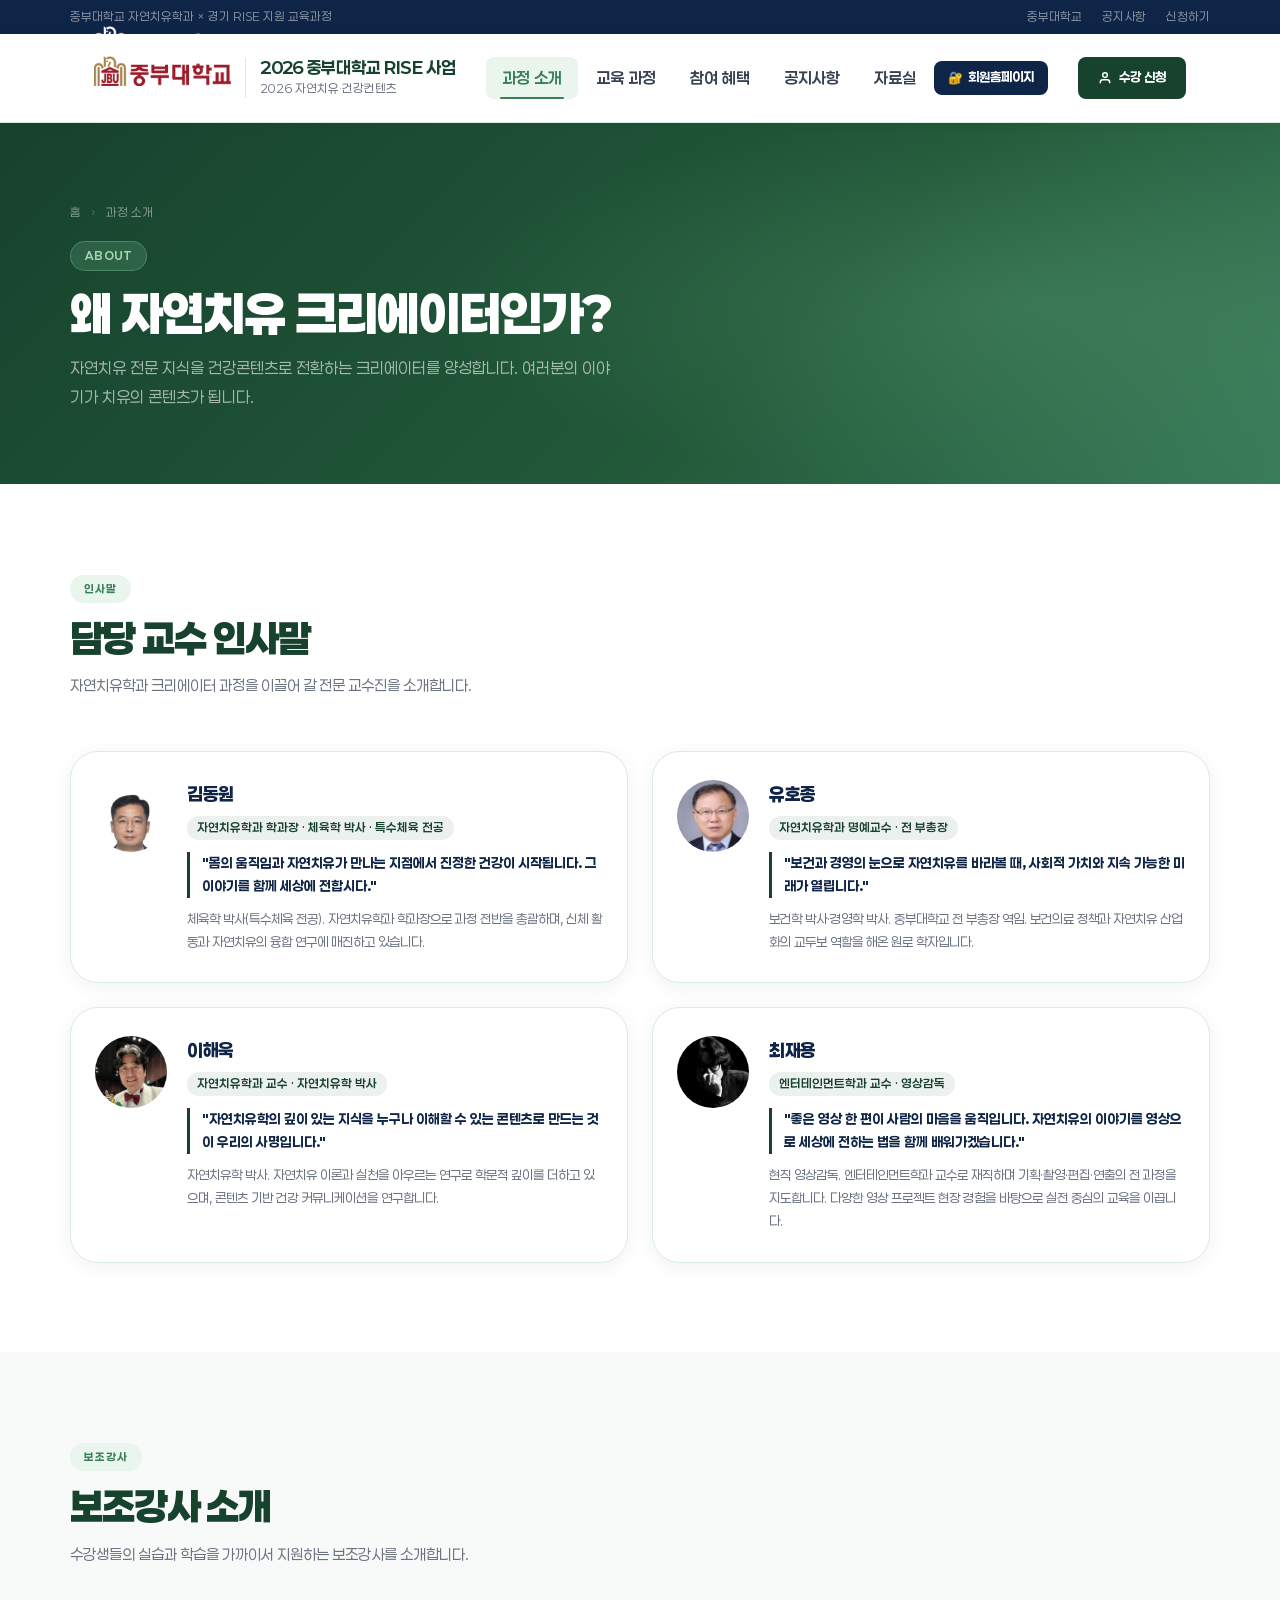
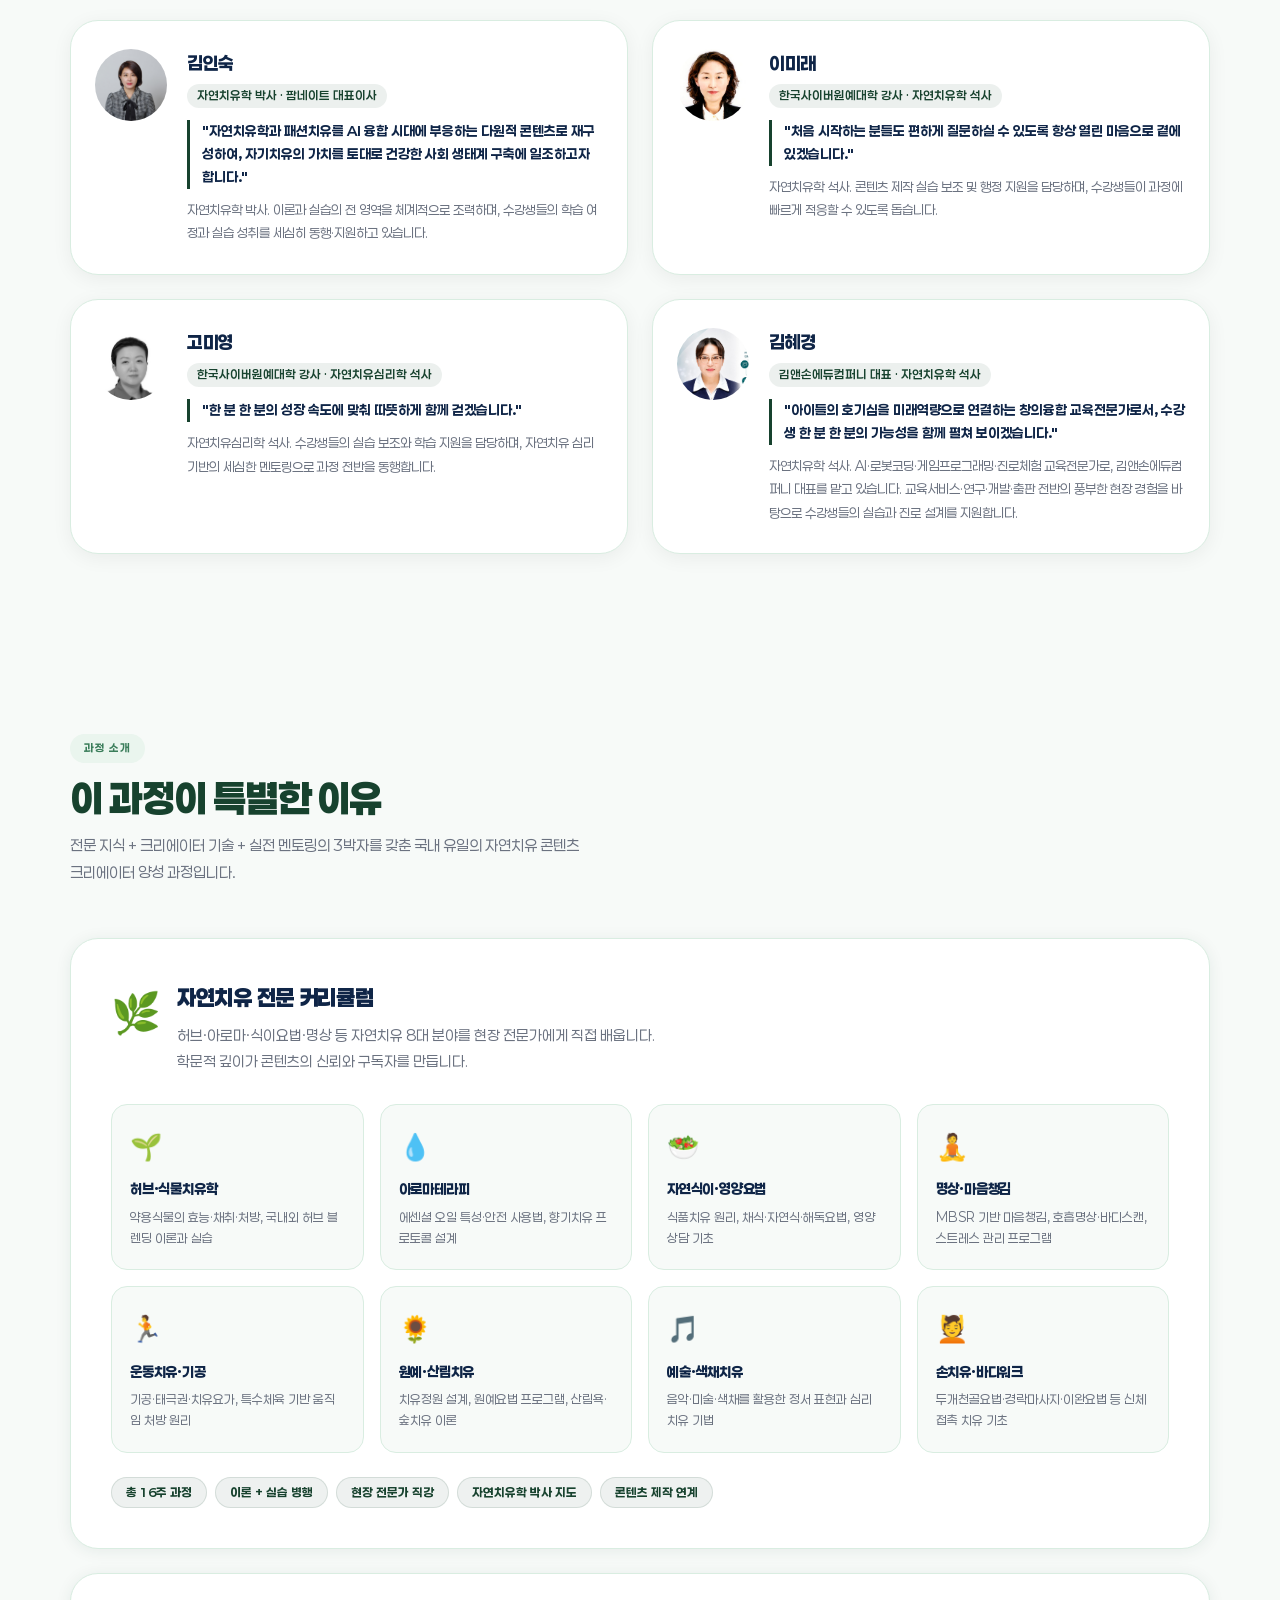
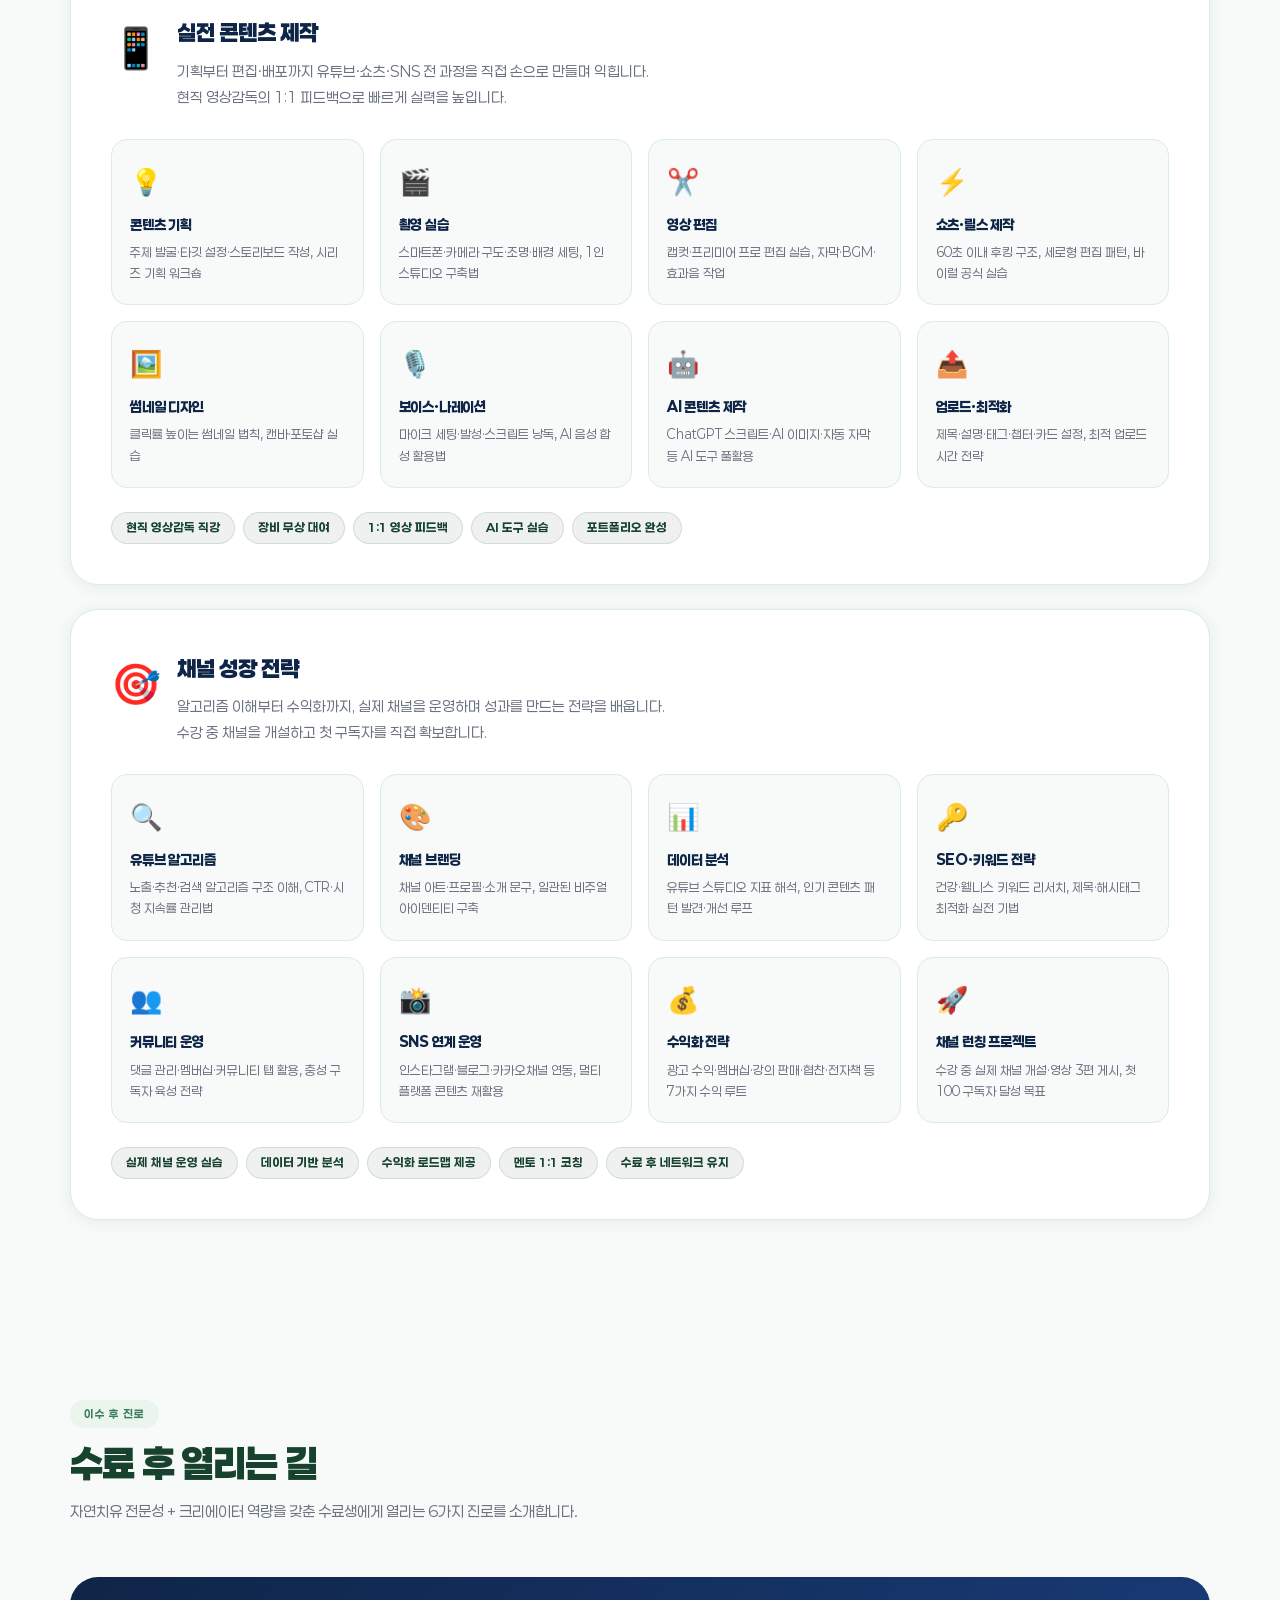
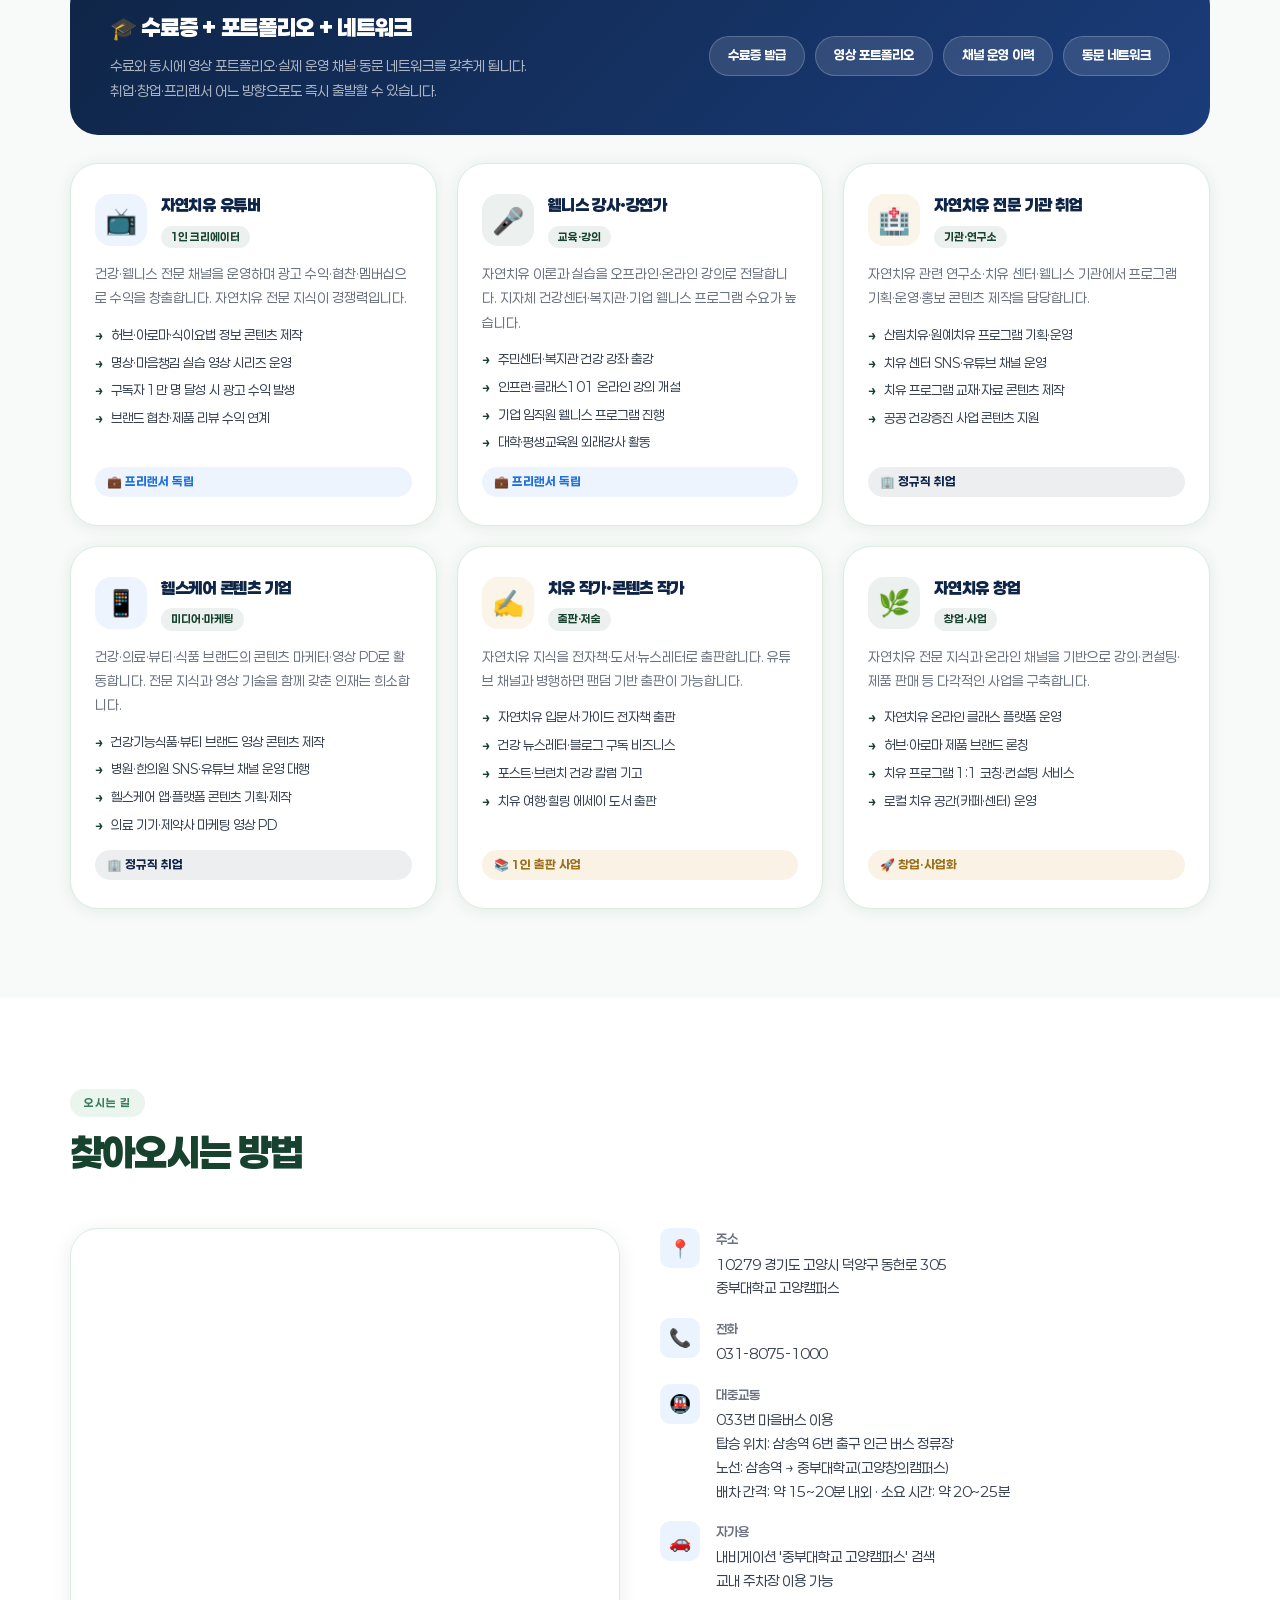
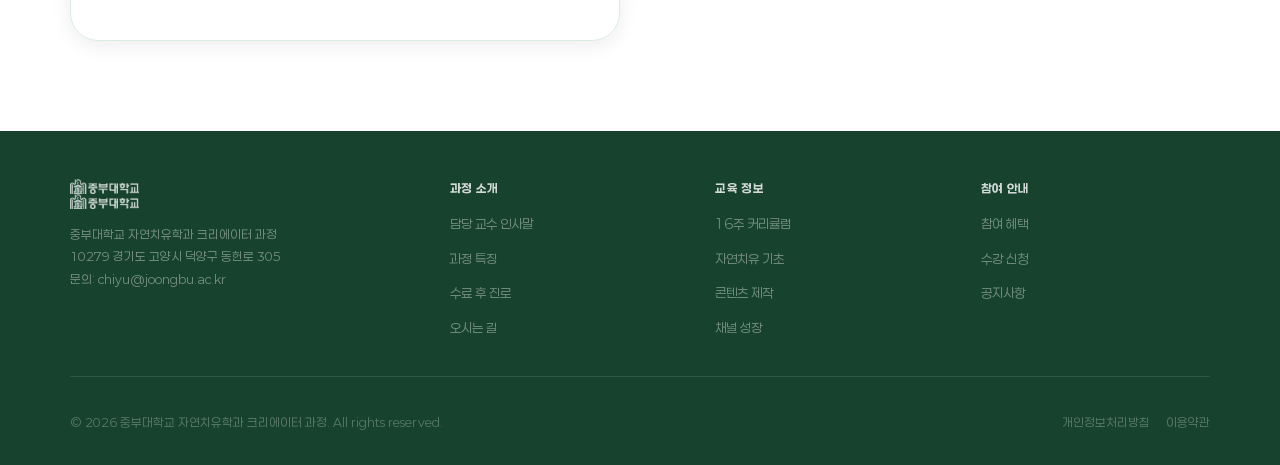
<file: about.html>
<!DOCTYPE html>
<html lang="ko">
<head>
  <meta charset="UTF-8">
  <meta name="viewport" content="width=device-width, initial-scale=1.0">
  <title>과정 소개 — 자연치유학과 크리에이터 과정</title>
  <link rel="stylesheet" href="styles.css">
  <style>
    .greeting { padding: var(--section-gap) 24px; }

    /* 교수 4명 카드 그리드 */
    .prof-grid {
      display: grid;
      grid-template-columns: repeat(2, 1fr);
      gap: 24px;
    }
    .prof-card {
      display: flex; gap: 20px; align-items: flex-start;
      background: #fff;
      border: 1.5px solid var(--border);
      border-radius: var(--r-lg);
      padding: 28px 24px;
      box-shadow: 0 4px 20px rgba(0,0,0,.06);
      transition: box-shadow .2s, transform .2s;
    }
    .prof-card:hover { box-shadow: 0 8px 36px rgba(0,0,0,.12); transform: translateY(-2px); }
    .prof-avatar {
      flex-shrink: 0;
      width: 72px; height: 72px;
      border-radius: 50%;
      background: linear-gradient(135deg, var(--forest) 0%, #1E5C3C 100%);
      display: flex; align-items: center; justify-content: center;
      font-size: 32px;
    }
    img.prof-avatar {
      object-fit: cover;
      object-position: top center;
      background: none;
    }
    .prof-info { flex: 1; }
    .prof-name {
      font-size: 18px; font-weight: 800; color: var(--navy);
      letter-spacing: -.3px; margin-bottom: 3px;
    }
    .prof-title {
      font-size: 12px; font-weight: 600; color: var(--forest);
      background: rgba(23,66,46,.08);
      display: inline-block;
      padding: 2px 10px; border-radius: 100px;
      margin-bottom: 12px;
    }
    .prof-quote {
      font-size: 13.5px; font-weight: 700;
      color: var(--navy); line-height: 1.7;
      border-left: 3px solid var(--forest);
      padding-left: 12px; margin-bottom: 10px;
    }
    .prof-bio {
      font-size: 13px; color: var(--text-soft); line-height: 1.8;
    }


    .intro-grid { display: grid; grid-template-columns: repeat(2,1fr); gap: 24px; }
    .intro-card {
      border-radius: var(--r-lg); padding: 32px;
      background: #fff; border: 1px solid var(--border);
      box-shadow: var(--sh-card);
    }
    .intro-card-icon { font-size: 36px; margin-bottom: 14px; }
    .intro-card h3 { font-size: 18px; font-weight: 800; color: var(--navy); margin-bottom: 10px; }
    .intro-card p { font-size: 14px; color: var(--text-soft); line-height: 1.8; }

    /* 자연치유 커리큘럼 확장 카드 */
    .curri-card {
      grid-column: 1 / -1;
      border-radius: var(--r-lg); padding: 40px;
      background: #fff; border: 1px solid var(--border);
      box-shadow: var(--sh-card);
    }
    .curri-card-header { display: flex; align-items: flex-start; gap: 16px; margin-bottom: 28px; }
    .curri-card-header-icon { font-size: 40px; flex-shrink: 0; }
    .curri-card-header h3 { font-size: 22px; font-weight: 900; color: var(--navy); margin-bottom: 8px; letter-spacing: -.3px; }
    .curri-card-header p { font-size: 14.5px; color: var(--text-soft); line-height: 1.8; }
    .curri-subjects { display: grid; grid-template-columns: repeat(4, 1fr); gap: 16px; }
    .curri-subject {
      border-radius: var(--r-md); padding: 20px 18px;
      background: var(--cream); border: 1px solid var(--border);
      transition: box-shadow .2s, transform .2s;
    }
    .curri-subject:hover { box-shadow: 0 6px 24px rgba(15,37,71,.1); transform: translateY(-2px); }
    .curri-subject-icon { font-size: 26px; margin-bottom: 10px; }
    .curri-subject-name { font-size: 14px; font-weight: 800; color: var(--navy); margin-bottom: 6px; letter-spacing: -.2px; }
    .curri-subject-desc { font-size: 12.5px; color: var(--text-soft); line-height: 1.7; }
    .curri-tags { display: flex; flex-wrap: wrap; gap: 8px; margin-top: 24px; }
    .curri-tag {
      font-size: 12px; font-weight: 700; padding: 5px 14px;
      border-radius: 100px; background: rgba(23,66,46,.07);
      color: var(--forest); border: 1px solid rgba(23,66,46,.12);
    }
    @media (max-width: 900px) {
      .curri-subjects { grid-template-columns: repeat(2, 1fr); }
      .intro-grid { grid-template-columns: 1fr; }
    }
    @media (max-width: 520px) {
      .curri-subjects { grid-template-columns: 1fr 1fr; }
    }

    .org-chart { background: var(--cream); }

    /* 진로 카드 */
    .career-grid { display: grid; grid-template-columns: repeat(3, 1fr); gap: 20px; }
    .career-card {
      background: #fff; border-radius: var(--r-lg);
      border: 1px solid var(--border); padding: 28px 24px;
      box-shadow: var(--sh-card);
      transition: box-shadow .2s, transform .2s;
      display: flex; flex-direction: column; gap: 14px;
    }
    .career-card:hover { box-shadow: 0 8px 36px rgba(15,37,71,.12); transform: translateY(-3px); }
    .career-card-top { display: flex; align-items: center; gap: 14px; }
    .career-icon {
      width: 52px; height: 52px; border-radius: var(--r-md);
      display: flex; align-items: center; justify-content: center;
      font-size: 26px; flex-shrink: 0;
    }
    .career-card h3 { font-size: 16px; font-weight: 900; color: var(--navy); letter-spacing: -.3px; margin-bottom: 3px; }
    .career-card .career-type { font-size: 11px; font-weight: 700; color: var(--forest); background: rgba(23,66,46,.08); padding: 2px 10px; border-radius: 100px; display: inline-block; }
    .career-desc { font-size: 13.5px; color: var(--text-soft); line-height: 1.8; }
    .career-list { display: flex; flex-direction: column; gap: 7px; padding-left: 0; list-style: none; margin: 0; }
    .career-list li { font-size: 13px; color: var(--text-mid); padding-left: 16px; position: relative; line-height: 1.6; }
    .career-list li::before { content: '→'; position: absolute; left: 0; color: var(--forest); font-weight: 700; }
    .career-badge {
      display: inline-flex; align-items: center; gap: 5px;
      font-size: 12px; font-weight: 700; padding: 5px 12px;
      border-radius: 100px; margin-top: auto;
    }
    .badge-freelance { background: rgba(30,111,224,.08); color: var(--blue); }
    .badge-employ { background: rgba(15,37,71,.08); color: var(--navy); }
    .badge-biz { background: rgba(200,150,42,.12); color: #9a6f1a; }
    .badge-expert { background: rgba(23,66,46,.08); color: var(--forest); }

    .career-banner {
      background: linear-gradient(135deg, var(--navy) 0%, var(--navy-mid) 100%);
      border-radius: var(--r-lg); padding: 32px 40px;
      display: flex; align-items: center; justify-content: space-between;
      gap: 24px; margin-bottom: 28px; flex-wrap: wrap;
    }
    .career-banner-text { color: #fff; }
    .career-banner-text h3 { font-size: 22px; font-weight: 900; margin-bottom: 8px; letter-spacing: -.3px; }
    .career-banner-text p { font-size: 14px; color: rgba(255,255,255,.65); line-height: 1.8; }
    .career-banner-pills { display: flex; gap: 10px; flex-wrap: wrap; }
    .career-banner-pill {
      background: rgba(255,255,255,.12); border: 1px solid rgba(255,255,255,.2);
      color: #fff; font-size: 13px; font-weight: 700;
      padding: 8px 18px; border-radius: 100px; white-space: nowrap;
    }

    @media (max-width: 900px) { .career-grid { grid-template-columns: repeat(2,1fr); } }
    @media (max-width: 520px) { .career-grid { grid-template-columns: 1fr; } .career-banner { flex-direction: column; } }

    .map-section { padding: var(--section-gap) 24px; }
    .map-grid { display: grid; grid-template-columns: 1fr 1fr; gap: 40px; align-items: start; }
    .map-frame {
      border-radius: var(--r-lg);
      overflow: hidden;
      aspect-ratio: 4/3;
      border: 1px solid var(--border);
      box-shadow: 0 4px 20px rgba(0,0,0,.08);
    }
    .map-info-list { display: flex; flex-direction: column; gap: 18px; }
    .map-info-item { display: flex; gap: 16px; align-items: flex-start; }
    .map-info-icon { width: 40px; height: 40px; border-radius: 10px; background: var(--sky); display: flex; align-items: center; justify-content: center; font-size: 18px; flex-shrink: 0; }
    .map-info-text { font-size: 14px; color: var(--text-mid); line-height: 1.7; }
    .map-info-text strong { display: block; font-size: 13px; color: var(--text-soft); font-weight: 600; margin-bottom: 2px; }

    @media (max-width: 900px) {
      .prof-grid { grid-template-columns: 1fr; }
      .map-grid { grid-template-columns: 1fr; }
      .prof-card { flex-direction: column; }
      .prof-avatar { width: 56px; height: 56px; font-size: 24px; }
      .intro-grid { grid-template-columns: 1fr; }
    }
  </style>
</head>
<body>
<div class="topbar">
  <div class="topbar-inner">
    <span>중부대학교 자연치유학과 × 경기 RISE 지원 교육과정</span>
    <div class="topbar-links"><a href="https://www.joongbu.ac.kr" target="_blank">중부대학교</a><a href="notice.html">공지사항</a><a href="signup.html">신청하기</a></div>
  </div>
</div>
<header>
  <div class="header-inner">
    <a class="logo-block" href="index.html">
      <img src="images/joongbu-logo.png" alt="중부대학교 로고">
      <div class="logo-sep"></div>
      <div>
        <div class="logo-tag">2026 중부대학교 RISE 사업</div>
        <span class="logo-sub">2026 자연치유·건강컨텐츠</span>
      </div>
    </a>
    <nav id="main-nav">
      <a href="about.html" class="active">과정 소개</a>
      <a href="curriculum.html">교육 과정</a>
      <a href="benefits.html">참여 혜택</a>
      <a href="notice.html">공지사항</a>
      <a href="library.html">자료실</a>
      <a href="member.html" class="nav-member">회원홈페이지</a>
    </nav>
    <a href="signup.html" class="btn-apply">
      <svg viewBox="0 0 24 24" fill="none" stroke="currentColor" stroke-width="2.5"><path d="M20 21v-2a4 4 0 0 0-4-4H8a4 4 0 0 0-4 4v2"/><circle cx="12" cy="7" r="4"/></svg>
      수강 신청
    </a>
    <button class="nav-toggle" id="nav-toggle" aria-label="메뉴 열기"><span></span><span></span><span></span></button>
  </div>
</header>

<div class="page-hero">
  <div class="page-hero-inner">
    <div class="breadcrumb"><a href="index.html">홈</a><span class="breadcrumb-sep">›</span><span>과정 소개</span></div>
    <div class="page-hero-tag">About</div>
    <h1>왜 자연치유 크리에이터인가?</h1>
    <p>자연치유 전문 지식을 건강콘텐츠로 전환하는 크리에이터를 양성합니다. 여러분의 이야기가 치유의 콘텐츠가 됩니다.</p>
  </div>
</div>

<!-- 인사말 -->
<section class="greeting" id="greeting">
  <div class="section-inner">
    <div class="section-header"><div class="section-tag">인사말</div><h2>담당 교수 인사말</h2><p>자연치유학과 크리에이터 과정을 이끌어 갈 전문 교수진을 소개합니다.</p></div>
    <div class="prof-grid">

      <div class="prof-card">
        <img class="prof-avatar" src="images/prof-kim-dongwon.png" alt="김동원 교수">
        <div class="prof-info">
          <div class="prof-name">김동원</div>
          <div class="prof-title">자연치유학과 학과장 · 체육학 박사 · 특수체육 전공</div>
          <blockquote class="prof-quote">"몸의 움직임과 자연치유가 만나는 지점에서 진정한 건강이 시작됩니다. 그 이야기를 함께 세상에 전합시다."</blockquote>
          <p class="prof-bio">체육학 박사(특수체육 전공). 자연치유학과 학과장으로 과정 전반을 총괄하며, 신체 활동과 자연치유의 융합 연구에 매진하고 있습니다.</p>
        </div>
      </div>

      <div class="prof-card">
        <img class="prof-avatar" src="images/prof-yoo-hojong.png" alt="유호종 교수">
        <div class="prof-info">
          <div class="prof-name">유호종</div>
          <div class="prof-title">자연치유학과 명예교수 · 전 부총장</div>
          <blockquote class="prof-quote">"보건과 경영의 눈으로 자연치유를 바라볼 때, 사회적 가치와 지속 가능한 미래가 열립니다."</blockquote>
          <p class="prof-bio">보건학 박사·경영학 박사. 중부대학교 전 부총장 역임. 보건의료 정책과 자연치유 산업화의 교두보 역할을 해온 원로 학자입니다.</p>
        </div>
      </div>

      <div class="prof-card">
        <img class="prof-avatar" src="images/prof-lee-haewook.jpeg" alt="이해욱 교수" style="object-position: center 15%;">
        <div class="prof-info">
          <div class="prof-name">이해욱</div>
          <div class="prof-title">자연치유학과 교수 · 자연치유학 박사</div>
          <blockquote class="prof-quote">"자연치유학의 깊이 있는 지식을 누구나 이해할 수 있는 콘텐츠로 만드는 것이 우리의 사명입니다."</blockquote>
          <p class="prof-bio">자연치유학 박사. 자연치유 이론과 실천을 아우르는 연구로 학문적 깊이를 더하고 있으며, 콘텐츠 기반 건강 커뮤니케이션을 연구합니다.</p>
        </div>
      </div>

      <div class="prof-card">
        <img class="prof-avatar" src="images/prof-choi-jaeyong.png" alt="최재용 교수" style="object-position: center 30%;">
        <div class="prof-info">
          <div class="prof-name">최재용</div>
          <div class="prof-title">엔터테인먼트학과 교수 · 영상감독</div>
          <blockquote class="prof-quote">"좋은 영상 한 편이 사람의 마음을 움직입니다. 자연치유의 이야기를 영상으로 세상에 전하는 법을 함께 배워가겠습니다."</blockquote>
          <p class="prof-bio">현직 영상감독. 엔터테인먼트학과 교수로 재직하며 기획·촬영·편집·연출의 전 과정을 지도합니다. 다양한 영상 프로젝트 현장 경험을 바탕으로 실전 중심의 교육을 이끕니다.</p>
        </div>
      </div>

    </div>

  </div>
</section>

<!-- 보조강사 -->
<section class="greeting" id="assistants" style="background: var(--cream);">
  <div class="section-inner">
    <div class="section-header">
      <div class="section-tag">보조강사</div>
      <h2>보조강사 소개</h2>
      <p>수강생들의 실습과 학습을 가까이서 지원하는 보조강사를 소개합니다.</p>
    </div>
    <div class="prof-grid">

      <div class="prof-card">
        <img class="prof-avatar" src="images/asst-kim-insook.jpeg" alt="김인숙 보조강사" style="object-position: center 20%;">
        <div class="prof-info">
          <div class="prof-name">김인숙</div>
          <div class="prof-title">자연치유학 박사 · 팜네이트 대표이사</div>
          <blockquote class="prof-quote">"자연치유학과 패션치유를 AI 융합 시대에 부응하는 다원적 콘텐츠로 재구성하여, 자기치유의 가치를 토대로 건강한 사회 생태계 구축에 일조하고자 합니다."</blockquote>
          <p class="prof-bio">자연치유학 박사. 이론과 실습의 전 영역을 체계적으로 조력하며, 수강생들의 학습 여정과 실습 성취를 세심히 동행·지원하고 있습니다.</p>
        </div>
      </div>

      <div class="prof-card">
        <img class="prof-avatar" src="images/asst-lee-mirae.jpeg" alt="이미래 보조강사" style="object-position: center 20%;">
        <div class="prof-info">
          <div class="prof-name">이미래</div>
          <div class="prof-title">한국사이버원예대학 강사 · 자연치유학 석사</div>
          <blockquote class="prof-quote">"처음 시작하는 분들도 편하게 질문하실 수 있도록 항상 열린 마음으로 곁에 있겠습니다."</blockquote>
          <p class="prof-bio">자연치유학 석사. 콘텐츠 제작 실습 보조 및 행정 지원을 담당하며, 수강생들이 과정에 빠르게 적응할 수 있도록 돕습니다.</p>
        </div>
      </div>

      <div class="prof-card">
        <img class="prof-avatar" src="images/asst-ko-miyoung.jpeg" alt="고미영 보조강사" style="object-position: center 20%;">
        <div class="prof-info">
          <div class="prof-name">고미영</div>
          <div class="prof-title">한국사이버원예대학 강사 · 자연치유심리학 석사</div>
          <blockquote class="prof-quote">"한 분 한 분의 성장 속도에 맞춰 따뜻하게 함께 걷겠습니다."</blockquote>
          <p class="prof-bio">자연치유심리학 석사. 수강생들의 실습 보조와 학습 지원을 담당하며, 자연치유 심리 기반의 세심한 멘토링으로 과정 전반을 동행합니다.</p>
        </div>
      </div>

      <div class="prof-card">
        <img class="prof-avatar" src="images/asst-kim-hyekyung.jpeg" alt="김혜경 보조강사" style="object-position: center 20%;">
        <div class="prof-info">
          <div class="prof-name">김혜경</div>
          <div class="prof-title">김앤손에듀컴퍼니 대표 · 자연치유학 석사</div>
          <blockquote class="prof-quote">"아이들의 호기심을 미래역량으로 연결하는 창의융합 교육전문가로서, 수강생 한 분 한 분의 가능성을 함께 펼쳐 보이겠습니다."</blockquote>
          <p class="prof-bio">자연치유학 석사. AI·로봇코딩·게임프로그래밍·진로체험 교육전문가로, 김앤손에듀컴퍼니 대표를 맡고 있습니다. 교육서비스·연구·개발·출판 전반의 풍부한 현장 경험을 바탕으로 수강생들의 실습과 진로 설계를 지원합니다.</p>
        </div>
      </div>

    </div>

  </div>
</section>

<!-- 사업 소개 -->
<section class="section section-bg" id="intro">
  <div class="section-inner">
    <div class="section-header">
      <div class="section-tag">과정 소개</div>
      <h2>이 과정이 특별한 이유</h2>
      <p>전문 지식 + 크리에이터 기술 + 실전 멘토링의 3박자를 갖춘 국내 유일의 자연치유 콘텐츠 크리에이터 양성 과정입니다.</p>
    </div>
    <div class="intro-grid">

      <!-- 자연치유 전문 커리큘럼 — 확장 카드 -->
      <div class="curri-card fade-in">
        <div class="curri-card-header">
          <div class="curri-card-header-icon">🌿</div>
          <div>
            <h3>자연치유 전문 커리큘럼</h3>
            <p>허브·아로마·식이요법·명상 등 자연치유 8대 분야를 현장 전문가에게 직접 배웁니다.<br>학문적 깊이가 콘텐츠의 신뢰와 구독자를 만듭니다.</p>
          </div>
        </div>
        <div class="curri-subjects">
          <div class="curri-subject">
            <div class="curri-subject-icon">🌱</div>
            <div class="curri-subject-name">허브·식물치유학</div>
            <div class="curri-subject-desc">약용식물의 효능·채취·처방, 국내외 허브 블렌딩 이론과 실습</div>
          </div>
          <div class="curri-subject">
            <div class="curri-subject-icon">💧</div>
            <div class="curri-subject-name">아로마테라피</div>
            <div class="curri-subject-desc">에센셜 오일 특성·안전 사용법, 향기치유 프로토콜 설계</div>
          </div>
          <div class="curri-subject">
            <div class="curri-subject-icon">🥗</div>
            <div class="curri-subject-name">자연식이·영양요법</div>
            <div class="curri-subject-desc">식품치유 원리, 채식·자연식·해독요법, 영양 상담 기초</div>
          </div>
          <div class="curri-subject">
            <div class="curri-subject-icon">🧘</div>
            <div class="curri-subject-name">명상·마음챙김</div>
            <div class="curri-subject-desc">MBSR 기반 마음챙김, 호흡명상·바디스캔, 스트레스 관리 프로그램</div>
          </div>
          <div class="curri-subject">
            <div class="curri-subject-icon">🏃</div>
            <div class="curri-subject-name">운동치유·기공</div>
            <div class="curri-subject-desc">기공·태극권·치유요가, 특수체육 기반 움직임 처방 원리</div>
          </div>
          <div class="curri-subject">
            <div class="curri-subject-icon">🌻</div>
            <div class="curri-subject-name">원예·산림치유</div>
            <div class="curri-subject-desc">치유정원 설계, 원예요법 프로그램, 산림욕·숲치유 이론</div>
          </div>
          <div class="curri-subject">
            <div class="curri-subject-icon">🎵</div>
            <div class="curri-subject-name">예술·색채치유</div>
            <div class="curri-subject-desc">음악·미술·색채를 활용한 정서 표현과 심리 치유 기법</div>
          </div>
          <div class="curri-subject">
            <div class="curri-subject-icon">💆</div>
            <div class="curri-subject-name">손치유·바디워크</div>
            <div class="curri-subject-desc">두개천골요법·경락마사지·이완요법 등 신체 접촉 치유 기초</div>
          </div>
        </div>
        <div class="curri-tags">
          <span class="curri-tag">총 16주 과정</span>
          <span class="curri-tag">이론 + 실습 병행</span>
          <span class="curri-tag">현장 전문가 직강</span>
          <span class="curri-tag">자연치유학 박사 지도</span>
          <span class="curri-tag">콘텐츠 제작 연계</span>
        </div>
      </div>

      <!-- 실전 콘텐츠 제작 확장 카드 -->
      <div class="curri-card fade-in">
        <div class="curri-card-header">
          <div class="curri-card-header-icon">📱</div>
          <div>
            <h3>실전 콘텐츠 제작</h3>
            <p>기획부터 편집·배포까지 유튜브·쇼츠·SNS 전 과정을 직접 손으로 만들며 익힙니다.<br>현직 영상감독의 1:1 피드백으로 빠르게 실력을 높입니다.</p>
          </div>
        </div>
        <div class="curri-subjects">
          <div class="curri-subject">
            <div class="curri-subject-icon">💡</div>
            <div class="curri-subject-name">콘텐츠 기획</div>
            <div class="curri-subject-desc">주제 발굴·타깃 설정·스토리보드 작성, 시리즈 기획 워크숍</div>
          </div>
          <div class="curri-subject">
            <div class="curri-subject-icon">🎬</div>
            <div class="curri-subject-name">촬영 실습</div>
            <div class="curri-subject-desc">스마트폰·카메라 구도·조명·배경 세팅, 1인 스튜디오 구축법</div>
          </div>
          <div class="curri-subject">
            <div class="curri-subject-icon">✂️</div>
            <div class="curri-subject-name">영상 편집</div>
            <div class="curri-subject-desc">캡컷·프리미어 프로 편집 실습, 자막·BGM·효과음 작업</div>
          </div>
          <div class="curri-subject">
            <div class="curri-subject-icon">⚡</div>
            <div class="curri-subject-name">쇼츠·릴스 제작</div>
            <div class="curri-subject-desc">60초 이내 후킹 구조, 세로형 편집 패턴, 바이럴 공식 실습</div>
          </div>
          <div class="curri-subject">
            <div class="curri-subject-icon">🖼️</div>
            <div class="curri-subject-name">썸네일 디자인</div>
            <div class="curri-subject-desc">클릭률 높이는 썸네일 법칙, 캔바·포토샵 실습</div>
          </div>
          <div class="curri-subject">
            <div class="curri-subject-icon">🎙️</div>
            <div class="curri-subject-name">보이스·나레이션</div>
            <div class="curri-subject-desc">마이크 세팅·발성·스크립트 낭독, AI 음성 합성 활용법</div>
          </div>
          <div class="curri-subject">
            <div class="curri-subject-icon">🤖</div>
            <div class="curri-subject-name">AI 콘텐츠 제작</div>
            <div class="curri-subject-desc">ChatGPT 스크립트·AI 이미지·자동 자막 등 AI 도구 풀활용</div>
          </div>
          <div class="curri-subject">
            <div class="curri-subject-icon">📤</div>
            <div class="curri-subject-name">업로드·최적화</div>
            <div class="curri-subject-desc">제목·설명·태그·챕터·카드 설정, 최적 업로드 시간 전략</div>
          </div>
        </div>
        <div class="curri-tags">
          <span class="curri-tag">현직 영상감독 직강</span>
          <span class="curri-tag">장비 무상 대여</span>
          <span class="curri-tag">1:1 영상 피드백</span>
          <span class="curri-tag">AI 도구 실습</span>
          <span class="curri-tag">포트폴리오 완성</span>
        </div>
      </div>

      <!-- 채널 성장 전략 확장 카드 -->
      <div class="curri-card fade-in">
        <div class="curri-card-header">
          <div class="curri-card-header-icon">🎯</div>
          <div>
            <h3>채널 성장 전략</h3>
            <p>알고리즘 이해부터 수익화까지, 실제 채널을 운영하며 성과를 만드는 전략을 배웁니다.<br>수강 중 채널을 개설하고 첫 구독자를 직접 확보합니다.</p>
          </div>
        </div>
        <div class="curri-subjects">
          <div class="curri-subject">
            <div class="curri-subject-icon">🔍</div>
            <div class="curri-subject-name">유튜브 알고리즘</div>
            <div class="curri-subject-desc">노출·추천·검색 알고리즘 구조 이해, CTR·시청 지속률 관리법</div>
          </div>
          <div class="curri-subject">
            <div class="curri-subject-icon">🎨</div>
            <div class="curri-subject-name">채널 브랜딩</div>
            <div class="curri-subject-desc">채널 아트·프로필·소개 문구, 일관된 비주얼 아이덴티티 구축</div>
          </div>
          <div class="curri-subject">
            <div class="curri-subject-icon">📊</div>
            <div class="curri-subject-name">데이터 분석</div>
            <div class="curri-subject-desc">유튜브 스튜디오 지표 해석, 인기 콘텐츠 패턴 발견·개선 루프</div>
          </div>
          <div class="curri-subject">
            <div class="curri-subject-icon">🔑</div>
            <div class="curri-subject-name">SEO·키워드 전략</div>
            <div class="curri-subject-desc">건강·웰니스 키워드 리서치, 제목·해시태그 최적화 실전 기법</div>
          </div>
          <div class="curri-subject">
            <div class="curri-subject-icon">👥</div>
            <div class="curri-subject-name">커뮤니티 운영</div>
            <div class="curri-subject-desc">댓글 관리·멤버십·커뮤니티 탭 활용, 충성 구독자 육성 전략</div>
          </div>
          <div class="curri-subject">
            <div class="curri-subject-icon">📸</div>
            <div class="curri-subject-name">SNS 연계 운영</div>
            <div class="curri-subject-desc">인스타그램·블로그·카카오채널 연동, 멀티 플랫폼 콘텐츠 재활용</div>
          </div>
          <div class="curri-subject">
            <div class="curri-subject-icon">💰</div>
            <div class="curri-subject-name">수익화 전략</div>
            <div class="curri-subject-desc">광고 수익·멤버십·강의 판매·협찬·전자책 등 7가지 수익 루트</div>
          </div>
          <div class="curri-subject">
            <div class="curri-subject-icon">🚀</div>
            <div class="curri-subject-name">채널 런칭 프로젝트</div>
            <div class="curri-subject-desc">수강 중 실제 채널 개설·영상 3편 게시, 첫 100 구독자 달성 목표</div>
          </div>
        </div>
        <div class="curri-tags">
          <span class="curri-tag">실제 채널 운영 실습</span>
          <span class="curri-tag">데이터 기반 분석</span>
          <span class="curri-tag">수익화 로드맵 제공</span>
          <span class="curri-tag">멘토 1:1 코칭</span>
          <span class="curri-tag">수료 후 네트워크 유지</span>
        </div>
      </div>

    </div>
  </div>
</section>

<!-- 조직도 -->
<section class="section org-chart" id="org">
  <div class="section-inner">
    <div class="section-header">
      <div class="section-tag">이수 후 진로</div>
      <h2>수료 후 열리는 길</h2>
      <p>자연치유 전문성 + 크리에이터 역량을 갖춘 수료생에게 열리는 6가지 진로를 소개합니다.</p>
    </div>

    <div class="career-banner">
      <div class="career-banner-text">
        <h3>🎓 수료증 + 포트폴리오 + 네트워크</h3>
        <p>수료와 동시에 영상 포트폴리오·실제 운영 채널·동문 네트워크를 갖추게 됩니다.<br>취업·창업·프리랜서 어느 방향으로도 즉시 출발할 수 있습니다.</p>
      </div>
      <div class="career-banner-pills">
        <span class="career-banner-pill">수료증 발급</span>
        <span class="career-banner-pill">영상 포트폴리오</span>
        <span class="career-banner-pill">채널 운영 이력</span>
        <span class="career-banner-pill">동문 네트워크</span>
      </div>
    </div>

    <div class="career-grid">

      <div class="career-card fade-in">
        <div class="career-card-top">
          <div class="career-icon" style="background:rgba(30,111,224,.08);">📺</div>
          <div>
            <h3>자연치유 유튜버</h3>
            <span class="career-type">1인 크리에이터</span>
          </div>
        </div>
        <p class="career-desc">건강·웰니스 전문 채널을 운영하며 광고 수익·협찬·멤버십으로 수익을 창출합니다. 자연치유 전문 지식이 경쟁력입니다.</p>
        <ul class="career-list">
          <li>허브·아로마·식이요법 정보 콘텐츠 제작</li>
          <li>명상·마음챙김 실습 영상 시리즈 운영</li>
          <li>구독자 1만 명 달성 시 광고 수익 발생</li>
          <li>브랜드 협찬·제품 리뷰 수익 연계</li>
        </ul>
        <span class="career-badge badge-freelance">💼 프리랜서 독립</span>
      </div>

      <div class="career-card fade-in">
        <div class="career-card-top">
          <div class="career-icon" style="background:rgba(23,66,46,.08);">🎤</div>
          <div>
            <h3>웰니스 강사·강연가</h3>
            <span class="career-type">교육·강의</span>
          </div>
        </div>
        <p class="career-desc">자연치유 이론과 실습을 오프라인·온라인 강의로 전달합니다. 지자체 건강센터·복지관·기업 웰니스 프로그램 수요가 높습니다.</p>
        <ul class="career-list">
          <li>주민센터·복지관 건강 강좌 출강</li>
          <li>인프런·클래스101 온라인 강의 개설</li>
          <li>기업 임직원 웰니스 프로그램 진행</li>
          <li>대학·평생교육원 외래강사 활동</li>
        </ul>
        <span class="career-badge badge-freelance">💼 프리랜서 독립</span>
      </div>

      <div class="career-card fade-in">
        <div class="career-card-top">
          <div class="career-icon" style="background:rgba(200,150,42,.1);">🏥</div>
          <div>
            <h3>자연치유 전문 기관 취업</h3>
            <span class="career-type">기관·연구소</span>
          </div>
        </div>
        <p class="career-desc">자연치유 관련 연구소·치유 센터·웰니스 기관에서 프로그램 기획·운영·홍보 콘텐츠 제작을 담당합니다.</p>
        <ul class="career-list">
          <li>산림치유·원예치유 프로그램 기획·운영</li>
          <li>치유 센터 SNS·유튜브 채널 운영</li>
          <li>치유 프로그램 교재·자료 콘텐츠 제작</li>
          <li>공공 건강증진 사업 콘텐츠 지원</li>
        </ul>
        <span class="career-badge badge-employ">🏢 정규직 취업</span>
      </div>

      <div class="career-card fade-in">
        <div class="career-card-top">
          <div class="career-icon" style="background:rgba(30,111,224,.08);">📱</div>
          <div>
            <h3>헬스케어 콘텐츠 기업</h3>
            <span class="career-type">미디어·마케팅</span>
          </div>
        </div>
        <p class="career-desc">건강·의료·뷰티·식품 브랜드의 콘텐츠 마케터·영상 PD로 활동합니다. 전문 지식과 영상 기술을 함께 갖춘 인재는 희소합니다.</p>
        <ul class="career-list">
          <li>건강기능식품·뷰티 브랜드 영상 콘텐츠 제작</li>
          <li>병원·한의원 SNS·유튜브 채널 운영 대행</li>
          <li>헬스케어 앱·플랫폼 콘텐츠 기획·제작</li>
          <li>의료 기기·제약사 마케팅 영상 PD</li>
        </ul>
        <span class="career-badge badge-employ">🏢 정규직 취업</span>
      </div>

      <div class="career-card fade-in">
        <div class="career-card-top">
          <div class="career-icon" style="background:rgba(200,150,42,.1);">✍️</div>
          <div>
            <h3>치유 작가·콘텐츠 작가</h3>
            <span class="career-type">출판·저술</span>
          </div>
        </div>
        <p class="career-desc">자연치유 지식을 전자책·도서·뉴스레터로 출판합니다. 유튜브 채널과 병행하면 팬덤 기반 출판이 가능합니다.</p>
        <ul class="career-list">
          <li>자연치유 입문서·가이드 전자책 출판</li>
          <li>건강 뉴스레터·블로그 구독 비즈니스</li>
          <li>포스트·브런치 건강 칼럼 기고</li>
          <li>치유 여행·힐링 에세이 도서 출판</li>
        </ul>
        <span class="career-badge badge-biz">📚 1인 출판 사업</span>
      </div>

      <div class="career-card fade-in">
        <div class="career-card-top">
          <div class="career-icon" style="background:rgba(23,66,46,.08);">🌿</div>
          <div>
            <h3>자연치유 창업</h3>
            <span class="career-type">창업·사업</span>
          </div>
        </div>
        <p class="career-desc">자연치유 전문 지식과 온라인 채널을 기반으로 강의·컨설팅·제품 판매 등 다각적인 사업을 구축합니다.</p>
        <ul class="career-list">
          <li>자연치유 온라인 클래스 플랫폼 운영</li>
          <li>허브·아로마 제품 브랜드 론칭</li>
          <li>치유 프로그램 1:1 코칭·컨설팅 서비스</li>
          <li>로컬 치유 공간(카페·센터) 운영</li>
        </ul>
        <span class="career-badge badge-biz">🚀 창업·사업화</span>
      </div>

    </div>
  </div>
</section>

<!-- 오시는 길 -->
<section class="map-section" id="map">
  <div class="section-inner">
    <div class="section-header"><div class="section-tag">오시는 길</div><h2>찾아오시는 방법</h2></div>
    <div class="map-grid">
      <div class="map-frame">
        <iframe
          src="https://maps.google.com/maps?q=중부대학교+고양캠퍼스,+경기도+고양시+덕양구+동헌로+305&hl=ko&z=16&output=embed"
          width="100%" height="100%"
          style="border:0; border-radius: var(--r-lg);"
          allowfullscreen=""
          loading="lazy"
          referrerpolicy="no-referrer-when-downgrade"
          title="중부대학교 고양캠퍼스 지도">
        </iframe>
      </div>
      <div>
        <div class="map-info-list">
          <div class="map-info-item"><div class="map-info-icon">📍</div><div class="map-info-text"><strong>주소</strong>10279 경기도 고양시 덕양구 동헌로 305<br>중부대학교 고양캠퍼스</div></div>
          <div class="map-info-item"><div class="map-info-icon">📞</div><div class="map-info-text"><strong>전화</strong>031-8075-1000</div></div>
          <div class="map-info-item"><div class="map-info-icon">🚇</div><div class="map-info-text"><strong>대중교통</strong>033번 마을버스 이용<br>탑승 위치: 삼송역 6번 출구 인근 버스 정류장<br>노선: 삼송역 → 중부대학교(고양창의캠퍼스)<br>배차 간격: 약 15~20분 내외 · 소요 시간: 약 20~25분</div></div>
          <div class="map-info-item"><div class="map-info-icon">🚗</div><div class="map-info-text"><strong>자가용</strong>내비게이션 '중부대학교 고양캠퍼스' 검색<br>교내 주차장 이용 가능</div></div>
        </div>
      </div>
    </div>
  </div>
</section>

<footer>
  <div class="footer-inner">
    <div class="footer-top">
      <div class="footer-brand"><img src="images/joongbu-logo.png" alt="중부대학교"><p>중부대학교 자연치유학과 크리에이터 과정<br>10279 경기도 고양시 덕양구 동헌로 305<br>문의: chiyu@joongbu.ac.kr</p></div>
      <div class="footer-col"><h4>과정 소개</h4><ul><li><a href="about.html#greeting">담당 교수 인사말</a></li><li><a href="about.html#intro">과정 특징</a></li><li><a href="about.html#org">수료 후 진로</a></li><li><a href="about.html#map">오시는 길</a></li></ul></div>
      <div class="footer-col"><h4>교육 정보</h4><ul><li><a href="curriculum.html">16주 커리큘럼</a></li><li><a href="curriculum.html#track1">자연치유 기초</a></li><li><a href="curriculum.html#track2">콘텐츠 제작</a></li><li><a href="curriculum.html#track3">채널 성장</a></li></ul></div>
      <div class="footer-col"><h4>참여 안내</h4><ul><li><a href="benefits.html">참여 혜택</a></li><li><a href="signup.html">수강 신청</a></li><li><a href="notice.html">공지사항</a></li></ul></div>
    </div>
    <div class="footer-bottom"><span>© 2026 중부대학교 자연치유학과 크리에이터 과정. All rights reserved.</span><div class="footer-bottom-links"><a href="#">개인정보처리방침</a><a href="#">이용약관</a></div></div>
  </div>
</footer>
<script>
const fadeObs = new IntersectionObserver(entries => {
  entries.forEach(e => { if (e.isIntersecting) { e.target.classList.add('visible'); fadeObs.unobserve(e.target); } });
}, { threshold: .1 });
document.querySelectorAll('.fade-in').forEach(el => fadeObs.observe(el));
</script>
</body>
</html>
</file>
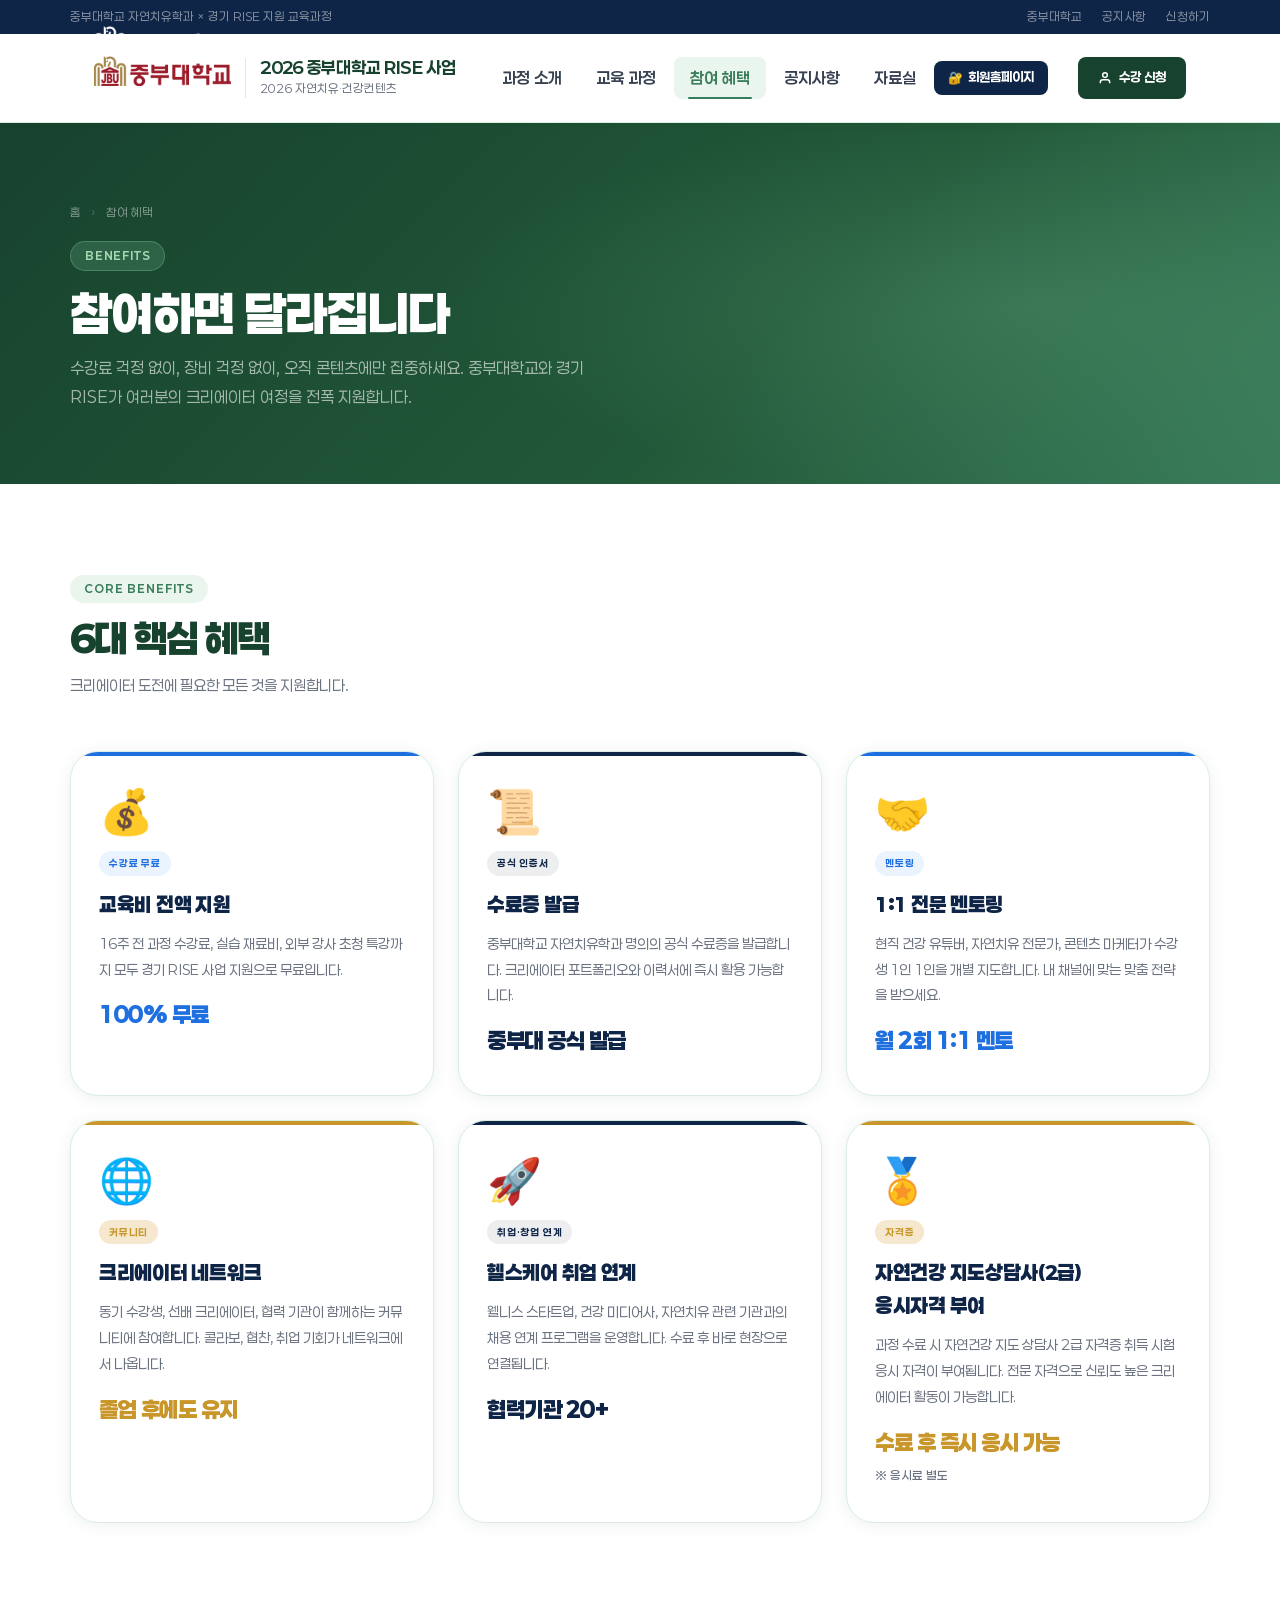
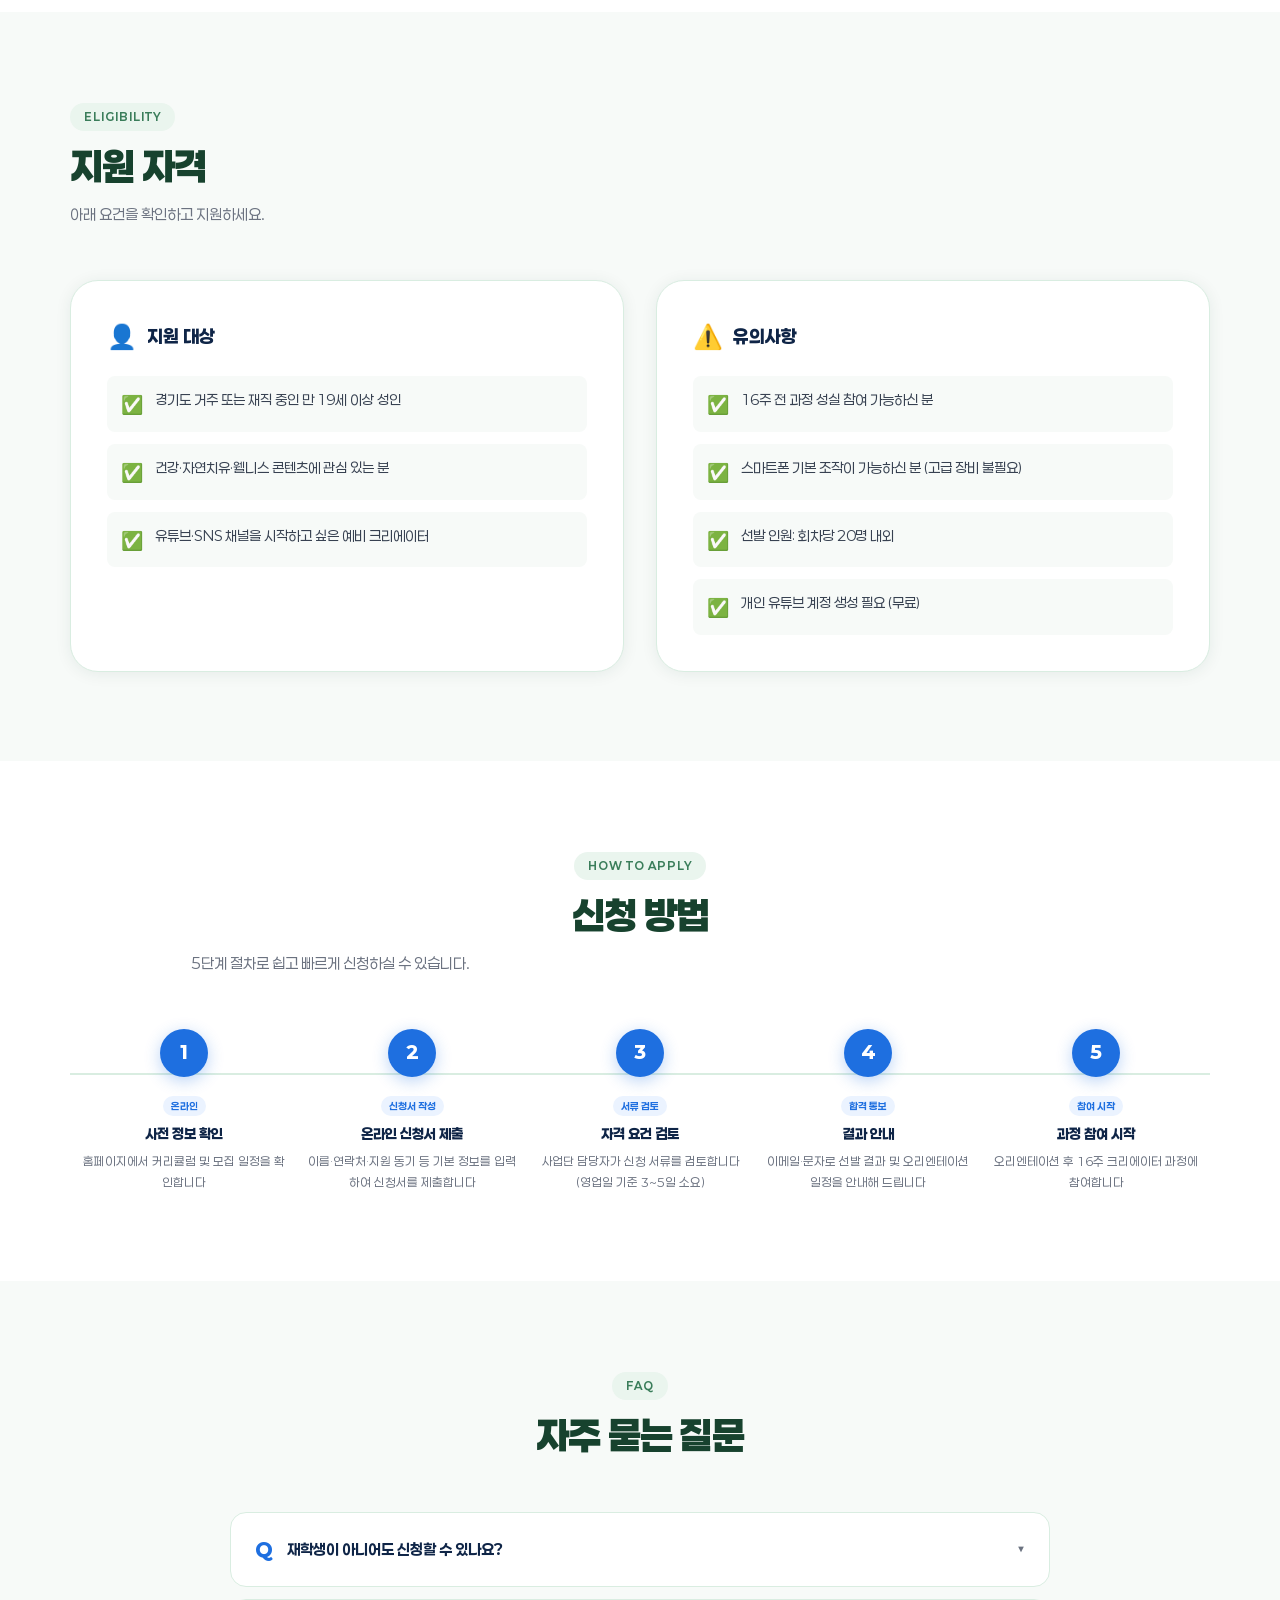
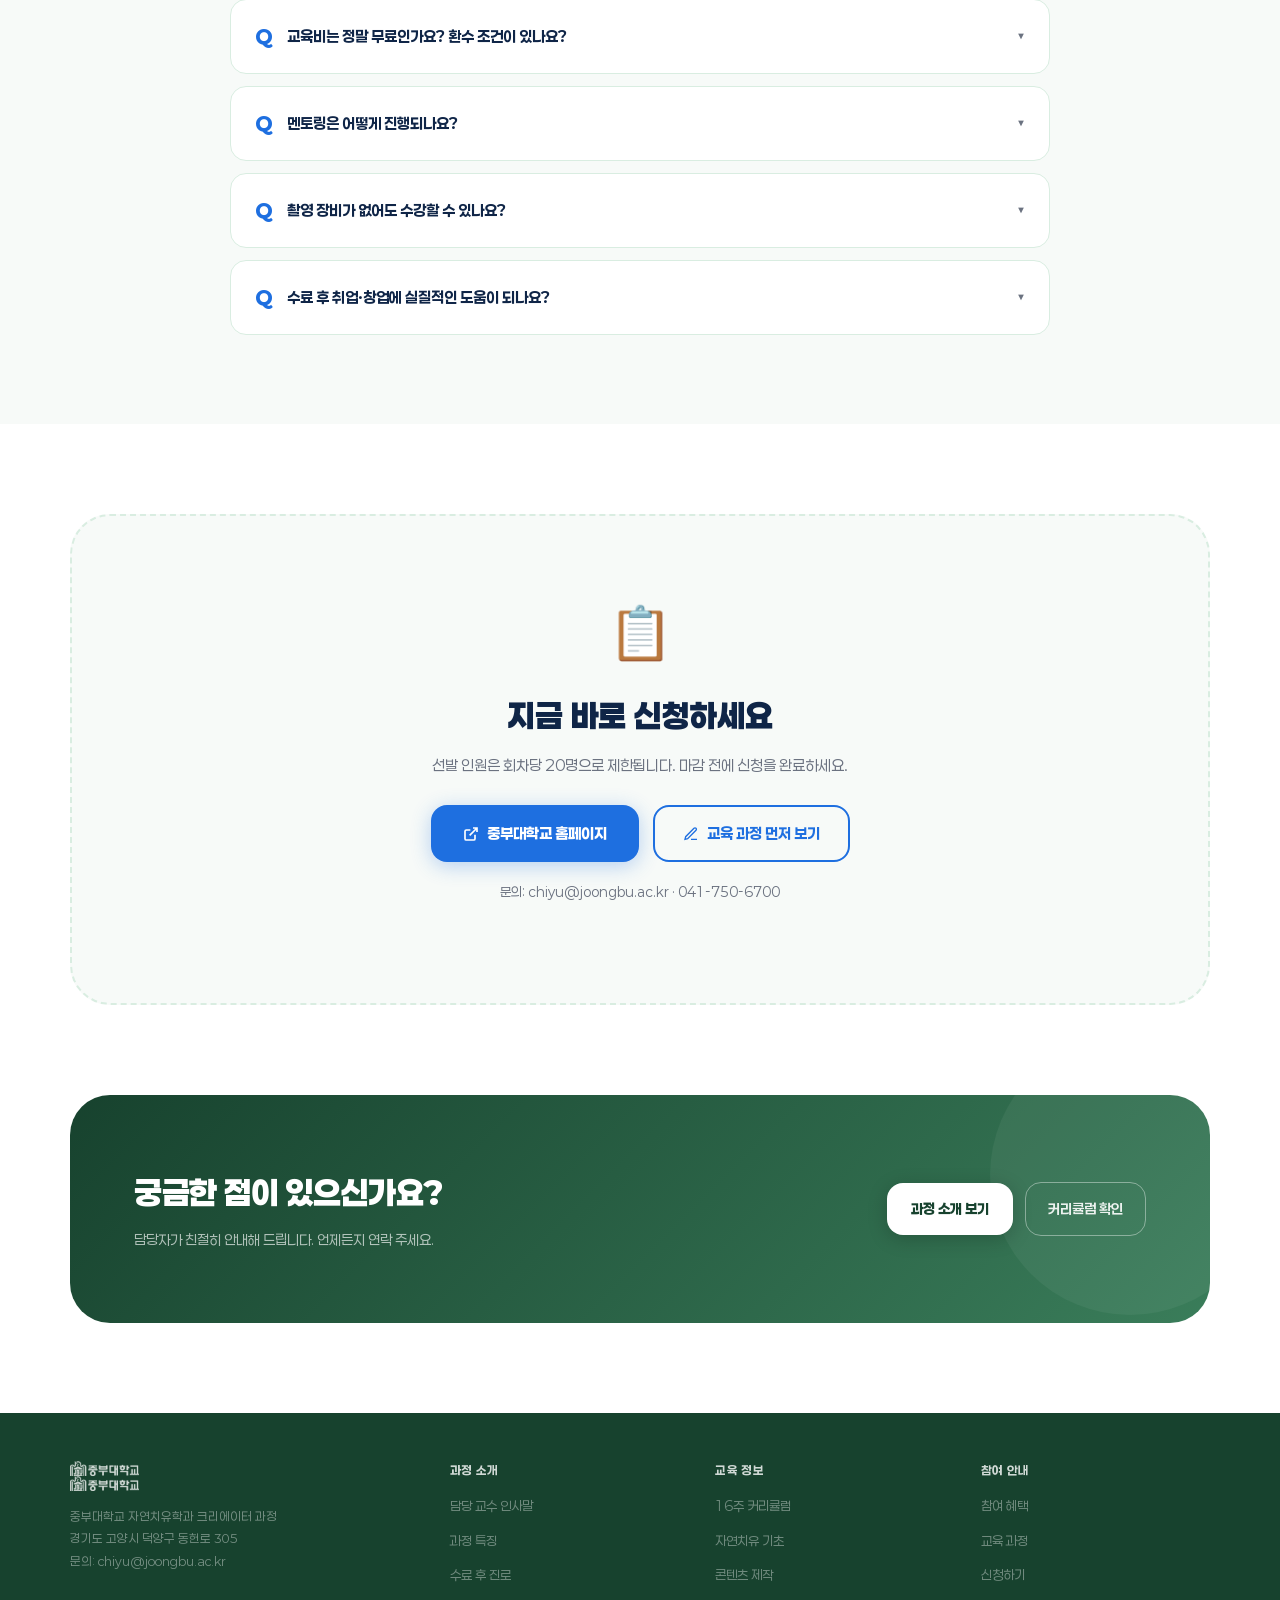
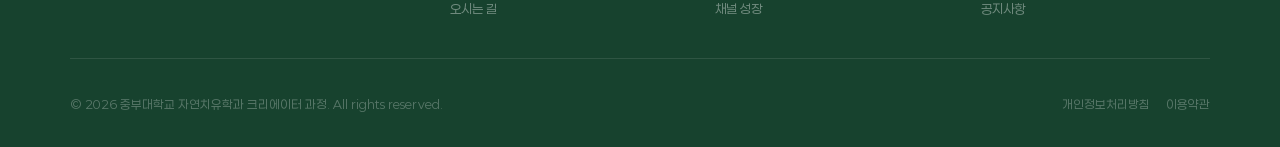
<file: benefits.html>
<!DOCTYPE html>
<html lang="ko">
<head>
  <meta charset="UTF-8">
  <meta name="viewport" content="width=device-width, initial-scale=1.0">
  <title>참여 혜택 — 자연치유학과 크리에이터 과정</title>
  <link rel="stylesheet" href="styles.css">
  <style>
    /* ── 혜택 카드 그리드 ── */
    .benefit-grid { display: grid; grid-template-columns: repeat(3,1fr); gap: 24px; }
    .benefit-card {
      border-radius: var(--r-lg); padding: 36px 28px;
      background: #fff; border: 1px solid var(--border);
      box-shadow: var(--sh-card);
      transition: box-shadow .2s, transform .2s;
      position: relative; overflow: hidden;
    }
    .benefit-card::before {
      content: '';
      position: absolute; top: 0; left: 0; right: 0; height: 4px;
      background: var(--blue);
    }
    .benefit-card.gold::before { background: var(--gold); }
    .benefit-card.navy::before { background: var(--navy); }
    .benefit-card:hover { box-shadow: var(--sh-hover); transform: translateY(-3px); }
    .benefit-icon { font-size: 44px; margin-bottom: 16px; line-height: 1; }
    .benefit-tag {
      display: inline-block; font-size: 10px; font-weight: 700; letter-spacing: .8px;
      text-transform: uppercase; padding: 4px 10px; border-radius: 100px;
      background: var(--sky); color: var(--blue); margin-bottom: 12px;
    }
    .benefit-card.gold .benefit-tag { background: var(--gold-light); color: var(--gold); }
    .benefit-card.navy .benefit-tag { background: rgba(15,37,71,.08); color: var(--navy); }
    .benefit-card h3 { font-size: 20px; font-weight: 900; color: var(--navy); margin-bottom: 10px; letter-spacing: -.3px; }
    .benefit-card p { font-size: 14px; color: var(--text-soft); line-height: 1.85; }
    .benefit-highlight {
      display: inline-block; margin-top: 14px;
      font-size: 22px; font-weight: 900; color: var(--blue); letter-spacing: -.5px;
    }
    .benefit-card.gold .benefit-highlight { color: var(--gold); }
    .benefit-card.navy .benefit-highlight { color: var(--navy); }
    .benefit-note {
      display: block; margin-top: 6px;
      font-size: 12px; color: var(--text-soft); font-weight: 500;
    }

    /* ── 지원 자격 ── */
    .qualify-wrap { display: grid; grid-template-columns: 1fr 1fr; gap: 32px; }
    .qualify-box {
      border-radius: var(--r-lg); padding: 36px;
      border: 1px solid var(--border); background: #fff;
      box-shadow: var(--sh-card);
    }
    .qualify-box h3 { font-size: 18px; font-weight: 800; color: var(--navy); margin-bottom: 20px; display: flex; align-items: center; gap: 10px; }
    .qualify-box h3 span { font-size: 24px; }
    .qualify-list { display: flex; flex-direction: column; gap: 12px; }
    .qualify-item {
      display: flex; gap: 12px; align-items: flex-start;
      padding: 12px 14px; border-radius: var(--r-sm);
      background: var(--cream); font-size: 14px; color: var(--text-mid); line-height: 1.7;
    }
    .qualify-item-icon { font-size: 18px; flex-shrink: 0; margin-top: 1px; }

    /* ── 신청 방법 (스텝) ── */
    .apply-steps { display: flex; gap: 0; position: relative; }
    .apply-steps::before {
      content: '';
      position: absolute; top: 44px; left: 0; right: 0; height: 2px;
      background: var(--border); z-index: 0;
    }
    .step-item { flex: 1; text-align: center; position: relative; z-index: 1; padding: 0 8px; }
    .step-num {
      width: 48px; height: 48px; border-radius: 50%;
      background: var(--blue); color: #fff;
      font-size: 18px; font-weight: 900;
      display: flex; align-items: center; justify-content: center;
      margin: 0 auto 14px; box-shadow: 0 4px 16px rgba(30,111,224,.3);
    }
    .step-item h4 { font-size: 14px; font-weight: 800; color: var(--navy); margin-bottom: 6px; }
    .step-item p { font-size: 12px; color: var(--text-soft); line-height: 1.7; }
    .step-badge {
      display: inline-block; font-size: 10px; font-weight: 700; color: var(--blue);
      background: var(--sky); border-radius: 100px; padding: 2px 8px; margin-bottom: 6px;
    }

    /* ── 자주 묻는 질문 ── */
    .faq-list { display: flex; flex-direction: column; gap: 12px; max-width: 820px; margin: 0 auto; }
    .faq-item {
      border-radius: var(--r-md); background: #fff;
      border: 1px solid var(--border); overflow: hidden;
    }
    .faq-q {
      padding: 20px 24px;
      display: flex; gap: 14px; align-items: center; cursor: pointer;
      font-size: 15px; font-weight: 700; color: var(--navy);
      transition: background .15s;
    }
    .faq-q:hover { background: var(--sky); }
    .faq-q-icon { font-size: 20px; font-weight: 900; color: var(--blue); flex-shrink: 0; }
    .faq-q-arrow { margin-left: auto; font-size: 12px; color: var(--text-soft); transition: transform .2s; }
    .faq-item.open .faq-q-arrow { transform: rotate(180deg); }
    .faq-a {
      display: none;
      padding: 0 24px 20px 58px;
      font-size: 14px; color: var(--text-mid); line-height: 1.85;
    }
    .faq-item.open .faq-a { display: block; }

    /* ── 신청 링크 배너 ── */
    .apply-form-banner {
      background: var(--cream); border-radius: var(--r-xl);
      padding: clamp(44px,6vw,72px) clamp(32px,5vw,64px);
      border: 2px dashed var(--border);
      text-align: center;
    }
    .apply-form-banner h3 { font-size: clamp(22px,3vw,32px); font-weight: 900; color: var(--navy); margin-bottom: 10px; }
    .apply-form-banner p { font-size: 15px; color: var(--text-soft); margin-bottom: 28px; }
    .apply-form-btns { display: flex; gap: 14px; justify-content: center; flex-wrap: wrap; }
    .btn-primary { display: inline-flex; align-items: center; gap: 8px; background: var(--blue); color: #fff; padding: 16px 32px; border-radius: var(--r-md); font-size: 15px; font-weight: 800; text-decoration: none; box-shadow: 0 4px 20px rgba(30,111,224,.3); transition: background .15s, transform .15s; }
    .btn-primary:hover { background: var(--navy-mid); transform: translateY(-2px); }
    .btn-secondary { display: inline-flex; align-items: center; gap: 8px; border: 2px solid var(--blue); color: var(--blue); padding: 14px 28px; border-radius: var(--r-md); font-size: 15px; font-weight: 700; text-decoration: none; transition: background .15s; }
    .btn-secondary:hover { background: var(--sky); }

    @media (max-width: 900px) {
      .benefit-grid { grid-template-columns: 1fr 1fr; }
      .qualify-wrap { grid-template-columns: 1fr; }
      .apply-steps { flex-direction: column; gap: 24px; }
      .apply-steps::before { display: none; }
    }
    @media (max-width: 600px) {
      .benefit-grid { grid-template-columns: 1fr; }
    }
  </style>
</head>
<body>

<!-- 탑바 -->
<div class="topbar">
  <div class="topbar-inner">
    <span>중부대학교 자연치유학과 × 경기 RISE 지원 교육과정</span>
    <div class="topbar-links">
      <a href="https://www.joongbu.ac.kr" target="_blank">중부대학교</a>
      <a href="notice.html">공지사항</a>
      <a href="signup.html">신청하기</a>
    </div>
  </div>
</div>

<!-- 헤더 -->
<header>
  <div class="header-inner">
    <a class="logo-block" href="index.html">
      <img src="images/joongbu-logo.png" alt="중부대학교 로고">
      <div class="logo-sep"></div>
      <div>
        <div class="logo-tag">2026 중부대학교 RISE 사업</div>
        <span class="logo-sub">2026 자연치유·건강컨텐츠</span>
      </div>
    </a>
    <nav id="main-nav">
      <a href="about.html">과정 소개</a>
      <a href="curriculum.html">교육 과정</a>
      <a href="benefits.html" class="active">참여 혜택</a>
      <a href="notice.html">공지사항</a>
      <a href="library.html">자료실</a>
      <a href="member.html" class="nav-member">회원홈페이지</a>
    </nav>
    <a class="btn-apply" href="signup.html">
      <svg viewBox="0 0 24 24" fill="none" stroke="currentColor" stroke-width="2.5"><path d="M20 21v-2a4 4 0 0 0-4-4H8a4 4 0 0 0-4 4v2"/><circle cx="12" cy="7" r="4"/></svg>
      수강 신청
    </a>
    <button class="nav-toggle" id="navToggle" aria-label="메뉴 열기">
      <span></span><span></span><span></span>
    </button>
  </div>
</header>

<!-- 페이지 헤더 -->
<section class="page-hero">
  <div class="page-hero-inner">
    <div class="breadcrumb">
      <a href="index.html">홈</a>
      <span class="breadcrumb-sep">›</span>
      <span>참여 혜택</span>
    </div>
    <div class="page-hero-tag">Benefits</div>
    <h1>참여하면 달라집니다</h1>
    <p>수강료 걱정 없이, 장비 걱정 없이, 오직 콘텐츠에만 집중하세요. 중부대학교와 경기 RISE가 여러분의 크리에이터 여정을 전폭 지원합니다.</p>
  </div>
</section>

<!-- 주요 혜택 카드 -->
<section class="section">
  <div class="section-inner">
    <div class="section-header fade-in">
      <div class="section-tag">Core Benefits</div>
      <h2>6대 핵심 혜택</h2>
      <p>크리에이터 도전에 필요한 모든 것을 지원합니다.</p>
    </div>
    <div class="benefit-grid">
      <div class="benefit-card fade-in">
        <div class="benefit-icon">💰</div>
        <div class="benefit-tag">수강료 무료</div>
        <h3>교육비 전액 지원</h3>
        <p>16주 전 과정 수강료, 실습 재료비, 외부 강사 초청 특강까지 모두 경기 RISE 사업 지원으로 무료입니다.</p>
        <span class="benefit-highlight">100% 무료</span>
      </div>

      <div class="benefit-card navy fade-in">
        <div class="benefit-icon">📜</div>
        <div class="benefit-tag">공식 인증서</div>
        <h3>수료증 발급</h3>
        <p>중부대학교 자연치유학과 명의의 공식 수료증을 발급합니다. 크리에이터 포트폴리오와 이력서에 즉시 활용 가능합니다.</p>
        <span class="benefit-highlight">중부대 공식 발급</span>
      </div>
      <div class="benefit-card fade-in">
        <div class="benefit-icon">🤝</div>
        <div class="benefit-tag">멘토링</div>
        <h3>1:1 전문 멘토링</h3>
        <p>현직 건강 유튜버, 자연치유 전문가, 콘텐츠 마케터가 수강생 1인 1인을 개별 지도합니다. 내 채널에 맞는 맞춤 전략을 받으세요.</p>
        <span class="benefit-highlight">월 2회 1:1 멘토</span>
      </div>
      <div class="benefit-card gold fade-in">
        <div class="benefit-icon">🌐</div>
        <div class="benefit-tag">커뮤니티</div>
        <h3>크리에이터 네트워크</h3>
        <p>동기 수강생, 선배 크리에이터, 협력 기관이 함께하는 커뮤니티에 참여합니다. 콜라보, 협찬, 취업 기회가 네트워크에서 나옵니다.</p>
        <span class="benefit-highlight">졸업 후에도 유지</span>
      </div>
      <div class="benefit-card navy fade-in">
        <div class="benefit-icon">🚀</div>
        <div class="benefit-tag">취업·창업 연계</div>
        <h3>헬스케어 취업 연계</h3>
        <p>웰니스 스타트업, 건강 미디어사, 자연치유 관련 기관과의 채용 연계 프로그램을 운영합니다. 수료 후 바로 현장으로 연결됩니다.</p>
        <span class="benefit-highlight">협력기관 20+</span>
      </div>
      <div class="benefit-card gold fade-in">
        <div class="benefit-icon">🏅</div>
        <div class="benefit-tag">자격증</div>
        <h3>자연건강 지도상담사(2급)<br>응시자격 부여</h3>
        <p>과정 수료 시 자연건강 지도 상담사 2급 자격증 취득 시험 응시 자격이 부여됩니다. 전문 자격으로 신뢰도 높은 크리에이터 활동이 가능합니다.</p>
        <span class="benefit-highlight">수료 후 즉시 응시 가능</span>
        <span class="benefit-note">※ 응시료 별도</span>
      </div>
    </div>
  </div>
</section>

<!-- 지원 자격 -->
<section class="section section-bg">
  <div class="section-inner">
    <div class="section-header fade-in">
      <div class="section-tag">Eligibility</div>
      <h2>지원 자격</h2>
      <p>아래 요건을 확인하고 지원하세요.</p>
    </div>
    <div class="qualify-wrap">
      <div class="qualify-box fade-in">
        <h3><span>👤</span>지원 대상</h3>
        <div class="qualify-list">
          <div class="qualify-item">
            <span class="qualify-item-icon">✅</span>
            <span>경기도 거주 또는 재직 중인 만 19세 이상 성인</span>
          </div>
          <div class="qualify-item">
            <span class="qualify-item-icon">✅</span>
            <span>건강·자연치유·웰니스 콘텐츠에 관심 있는 분</span>
          </div>
          <div class="qualify-item">
            <span class="qualify-item-icon">✅</span>
            <span>유튜브·SNS 채널을 시작하고 싶은 예비 크리에이터</span>
          </div>
        </div>
      </div>
      <div class="qualify-box fade-in">
        <h3><span>⚠️</span>유의사항</h3>
        <div class="qualify-list">
          <div class="qualify-item">
            <span class="qualify-item-icon">✅</span>
            <span>16주 전 과정 성실 참여 가능하신 분</span>
          </div>
          <div class="qualify-item">
            <span class="qualify-item-icon">✅</span>
            <span>스마트폰 기본 조작이 가능하신 분 (고급 장비 불필요)</span>
          </div>
          <div class="qualify-item">
            <span class="qualify-item-icon">✅</span>
            <span>선발 인원: 회차당 20명 내외</span>
          </div>
          <div class="qualify-item">
            <span class="qualify-item-icon">✅</span>
            <span>개인 유튜브 계정 생성 필요 (무료)</span>
          </div>
        </div>
      </div>
    </div>
  </div>
</section>

<!-- 신청 방법 스텝 -->
<section class="section" id="apply">
  <div class="section-inner">
    <div class="section-header fade-in" style="text-align:center;">
      <div class="section-tag">How to Apply</div>
      <h2>신청 방법</h2>
      <p>5단계 절차로 쉽고 빠르게 신청하실 수 있습니다.</p>
    </div>
    <div class="apply-steps fade-in">
      <div class="step-item">
        <div class="step-num">1</div>
        <div class="step-badge">온라인</div>
        <h4>사전 정보 확인</h4>
        <p>홈페이지에서 커리큘럼 및 모집 일정을 확인합니다</p>
      </div>
      <div class="step-item">
        <div class="step-num">2</div>
        <div class="step-badge">신청서 작성</div>
        <h4>온라인 신청서 제출</h4>
        <p>이름·연락처·지원 동기 등 기본 정보를 입력하여 신청서를 제출합니다</p>
      </div>
      <div class="step-item">
        <div class="step-num">3</div>
        <div class="step-badge">서류 검토</div>
        <h4>자격 요건 검토</h4>
        <p>사업단 담당자가 신청 서류를 검토합니다 (영업일 기준 3~5일 소요)</p>
      </div>
      <div class="step-item">
        <div class="step-num">4</div>
        <div class="step-badge">합격 통보</div>
        <h4>결과 안내</h4>
        <p>이메일·문자로 선발 결과 및 오리엔테이션 일정을 안내해 드립니다</p>
      </div>
      <div class="step-item">
        <div class="step-num">5</div>
        <div class="step-badge">참여 시작</div>
        <h4>과정 참여 시작</h4>
        <p>오리엔테이션 후 16주 크리에이터 과정에 참여합니다</p>
      </div>
    </div>
  </div>
</section>

<!-- FAQ -->
<section class="section section-bg">
  <div class="section-inner">
    <div class="section-header fade-in" style="text-align:center;">
      <div class="section-tag">FAQ</div>
      <h2>자주 묻는 질문</h2>
    </div>
    <div class="faq-list">
      <div class="faq-item fade-in">
        <div class="faq-q">
          <span class="faq-q-icon">Q</span>
          <span>재학생이 아니어도 신청할 수 있나요?</span>
          <span class="faq-q-arrow">▼</span>
        </div>
        <div class="faq-a">네, 가능합니다. 경기도 거주 또는 재직 중인 만 19세 이상 성인이라면 누구나 신청하실 수 있습니다.</div>
      </div>
      <div class="faq-item fade-in">
        <div class="faq-q">
          <span class="faq-q-icon">Q</span>
          <span>교육비는 정말 무료인가요? 환수 조건이 있나요?</span>
          <span class="faq-q-arrow">▼</span>
        </div>
        <div class="faq-a">교육비는 경기 RISE 사업 지원금으로 100% 충당되며, 개인 부담은 전혀 없습니다. 정당한 사유 없이 중도 이탈 시 향후 경기 RISE 관련 사업 참여가 제한될 수 있습니다. 재정적 환수 조건은 없습니다.</div>
      </div>
      <div class="faq-item fade-in">
        <div class="faq-q">
          <span class="faq-q-icon">Q</span>
          <span>멘토링은 어떻게 진행되나요?</span>
          <span class="faq-q-arrow">▼</span>
        </div>
        <div class="faq-a">5~6월 채널 성장 단계에서 현직 건강 유튜버, 자연치유 전문가, 콘텐츠 마케터가 수강생 1인 1인을 월 2회 개별 면담합니다. 내 채널 데이터를 함께 분석하고 개인 맞춤 성장 전략을 수립합니다.</div>
      </div>
      <div class="faq-item fade-in">
        <div class="faq-q">
          <span class="faq-q-icon">Q</span>
          <span>촬영 장비가 없어도 수강할 수 있나요?</span>
          <span class="faq-q-arrow">▼</span>
        </div>
        <div class="faq-a">네, 없어도 됩니다. 미러리스 카메라, 조명, 마이크 등 전문 장비를 수업 중 무상으로 대여합니다. 스마트폰만 있으면 입과하실 수 있습니다. 집에서 혼자 촬영하는 방법도 상세히 안내합니다.</div>
      </div>
      <div class="faq-item fade-in">
        <div class="faq-q">
          <span class="faq-q-icon">Q</span>
          <span>수료 후 취업·창업에 실질적인 도움이 되나요?</span>
          <span class="faq-q-arrow">▼</span>
        </div>
        <div class="faq-a">수료 후 웰니스 스타트업, 건강 미디어사, 자연치유 관련 기관 20개+ 협력사와의 채용 연계 프로그램을 운영합니다. 본인 채널을 통한 크리에이터 창업도 적극 지원합니다. 수료생 커뮤니티는 수료 후에도 지속 유지됩니다.</div>
      </div>
    </div>
  </div>
</section>

<!-- 신청 CTA -->
<section class="section">
  <div class="section-inner">
    <div class="apply-form-banner fade-in">
      <div style="font-size:52px;margin-bottom:16px;">📋</div>
      <h3>지금 바로 신청하세요</h3>
      <p>선발 인원은 회차당 20명으로 제한됩니다. 마감 전에 신청을 완료하세요.</p>
      <div class="apply-form-btns">
        <a href="https://www.joongbu.ac.kr" target="_blank" class="btn-primary">
          <svg width="16" height="16" viewBox="0 0 24 24" fill="none" stroke="currentColor" stroke-width="2.5"><path d="M15 3h6v6M10 14L21 3M18 13v6a2 2 0 01-2 2H5a2 2 0 01-2-2V8a2 2 0 012-2h6"/></svg>
          중부대학교 홈페이지
        </a>
        <a href="curriculum.html" class="btn-secondary">
          <svg width="16" height="16" viewBox="0 0 24 24" fill="none" stroke="currentColor" stroke-width="2"><path d="M12 20h9M16.5 3.5a2.121 2.121 0 013 3L7 19l-4 1 1-4L16.5 3.5z"/></svg>
          교육 과정 먼저 보기
        </a>
      </div>
      <p style="margin-top:20px;font-size:13px;color:var(--text-soft);">문의: chiyu@joongbu.ac.kr · 041-750-6700</p>
    </div>
  </div>
</section>

<!-- Apply CTA 배너 -->
<section class="section" style="padding-top:0;">
  <div class="section-inner">
    <div class="apply-banner fade-in">
      <div class="apply-text">
        <h2>궁금한 점이 있으신가요?</h2>
        <p>담당자가 친절히 안내해 드립니다. 언제든지 연락 주세요.</p>
      </div>
      <div class="apply-btns">
        <a href="about.html" class="apply-btn-white">과정 소개 보기</a>
        <a href="curriculum.html" class="apply-btn-ghost">커리큘럼 확인</a>
      </div>
    </div>
  </div>
</section>

<!-- 푸터 -->
<footer>
  <div class="footer-inner">
    <div class="footer-top">
      <div class="footer-brand">
        <img src="images/joongbu-logo.png" alt="중부대학교" style="height:30px;width:auto;filter:brightness(0) invert(1);opacity:.8;margin-bottom:14px;display:block;">
        <p>중부대학교 자연치유학과 크리에이터 과정<br>경기도 고양시 덕양구 동헌로 305<br>문의: chiyu@joongbu.ac.kr</p>
      </div>
      <div class="footer-col">
        <h4>과정 소개</h4>
        <ul>
          <li><a href="about.html#greeting">담당 교수 인사말</a></li>
          <li><a href="about.html#intro">과정 특징</a></li>
          <li><a href="about.html#org">수료 후 진로</a></li>
          <li><a href="about.html#map">오시는 길</a></li>
        </ul>
      </div>
      <div class="footer-col">
        <h4>교육 정보</h4>
        <ul>
          <li><a href="curriculum.html">16주 커리큘럼</a></li>
          <li><a href="curriculum.html#track1">자연치유 기초</a></li>
          <li><a href="curriculum.html#track2">콘텐츠 제작</a></li>
          <li><a href="curriculum.html#track3">채널 성장</a></li>
        </ul>
      </div>
      <div class="footer-col">
        <h4>참여 안내</h4>
        <ul>
          <li><a href="benefits.html">참여 혜택</a></li>
          <li><a href="curriculum.html">교육 과정</a></li>
          <li><a href="signup.html">신청하기</a></li>
          <li><a href="notice.html">공지사항</a></li>
        </ul>
      </div>
    </div>
    <div class="footer-bottom">
      <span>© 2026 중부대학교 자연치유학과 크리에이터 과정. All rights reserved.</span>
      <div class="footer-bottom-links">
        <a href="#">개인정보처리방침</a>
        <a href="#">이용약관</a>
      </div>
    </div>
  </div>
</footer>

<script>
  // 모바일 네비게이션
  const navToggle = document.getElementById('navToggle');
  const nav = document.getElementById('nav');
  navToggle.addEventListener('click', () => nav.classList.toggle('open'));

  // 페이드인 IntersectionObserver
  const observer = new IntersectionObserver((entries) => {
    entries.forEach(e => { if (e.isIntersecting) { e.target.classList.add('visible'); observer.unobserve(e.target); } });
  }, { threshold: 0.1 });
  document.querySelectorAll('.fade-in').forEach(el => observer.observe(el));

  // FAQ 토글
  document.querySelectorAll('.faq-q').forEach(q => {
    q.addEventListener('click', () => q.closest('.faq-item').classList.toggle('open'));
  });
</script>
</body>
</html>
</file>
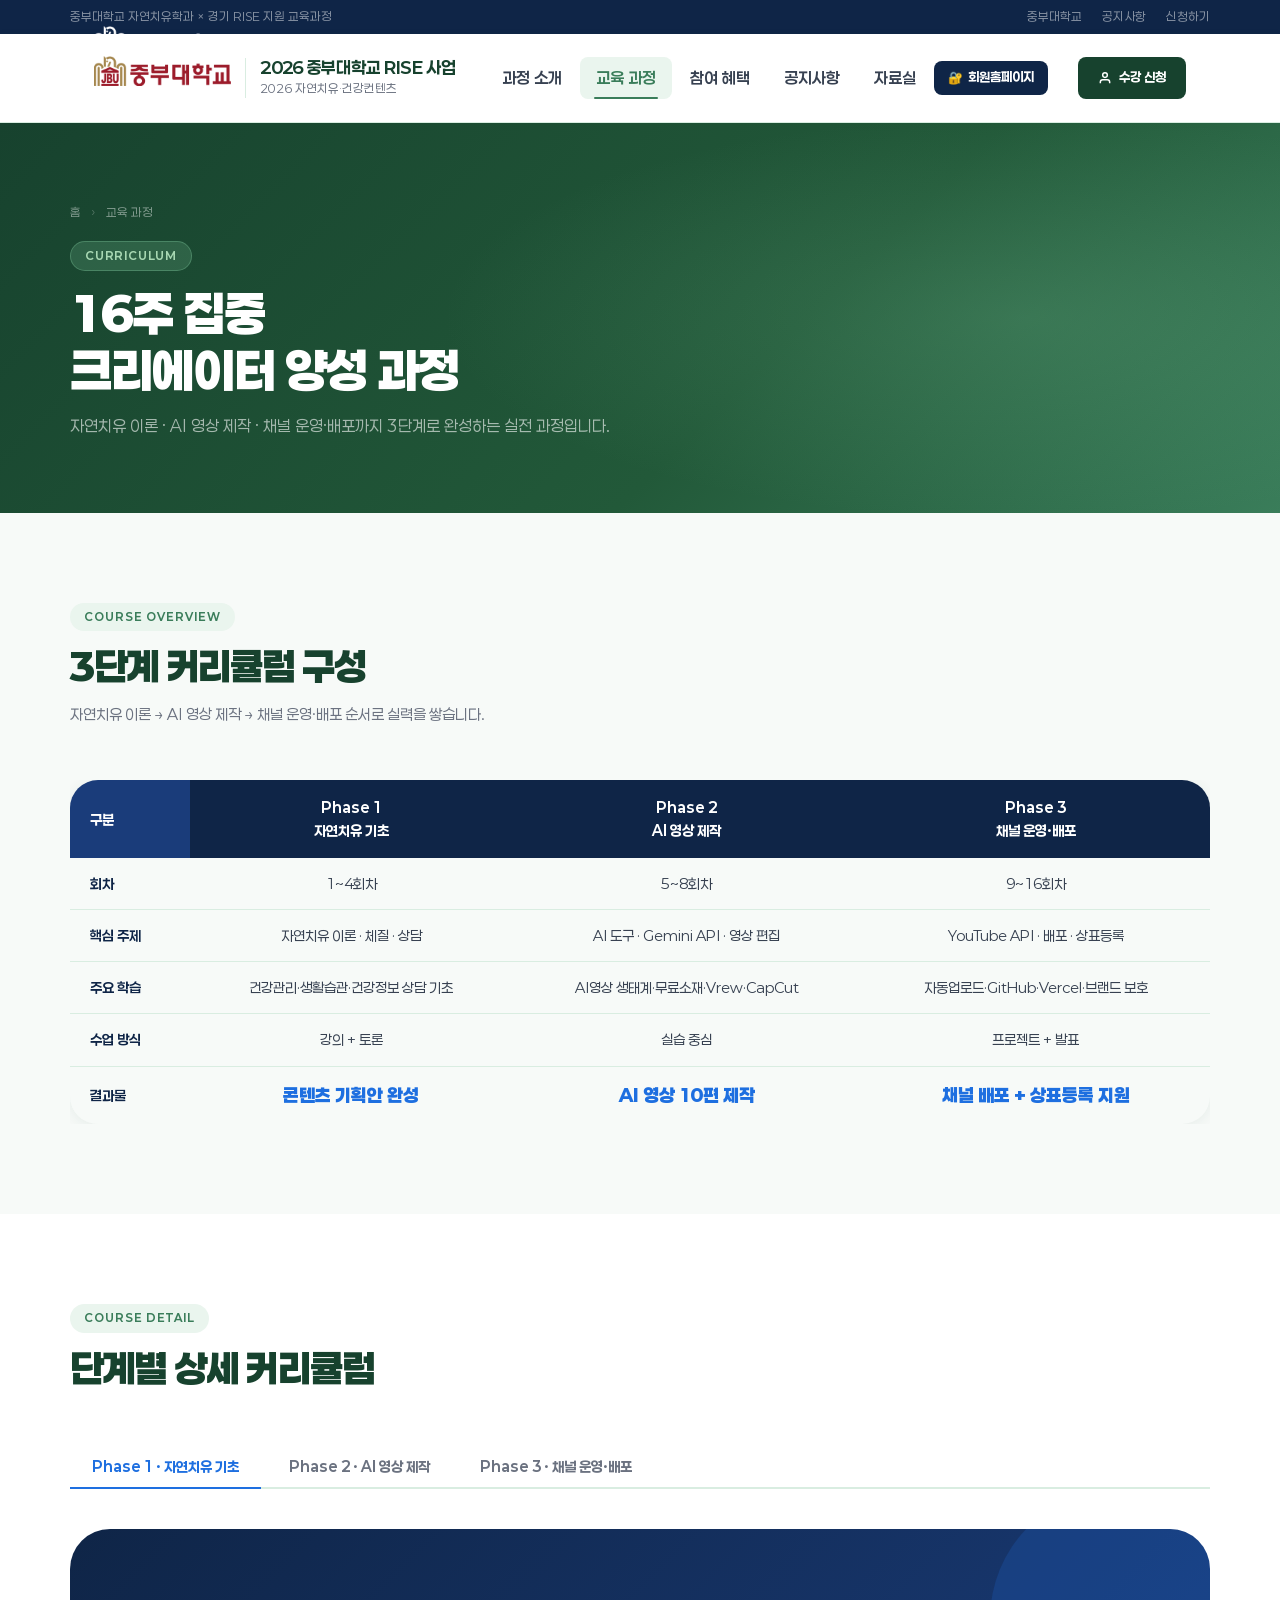
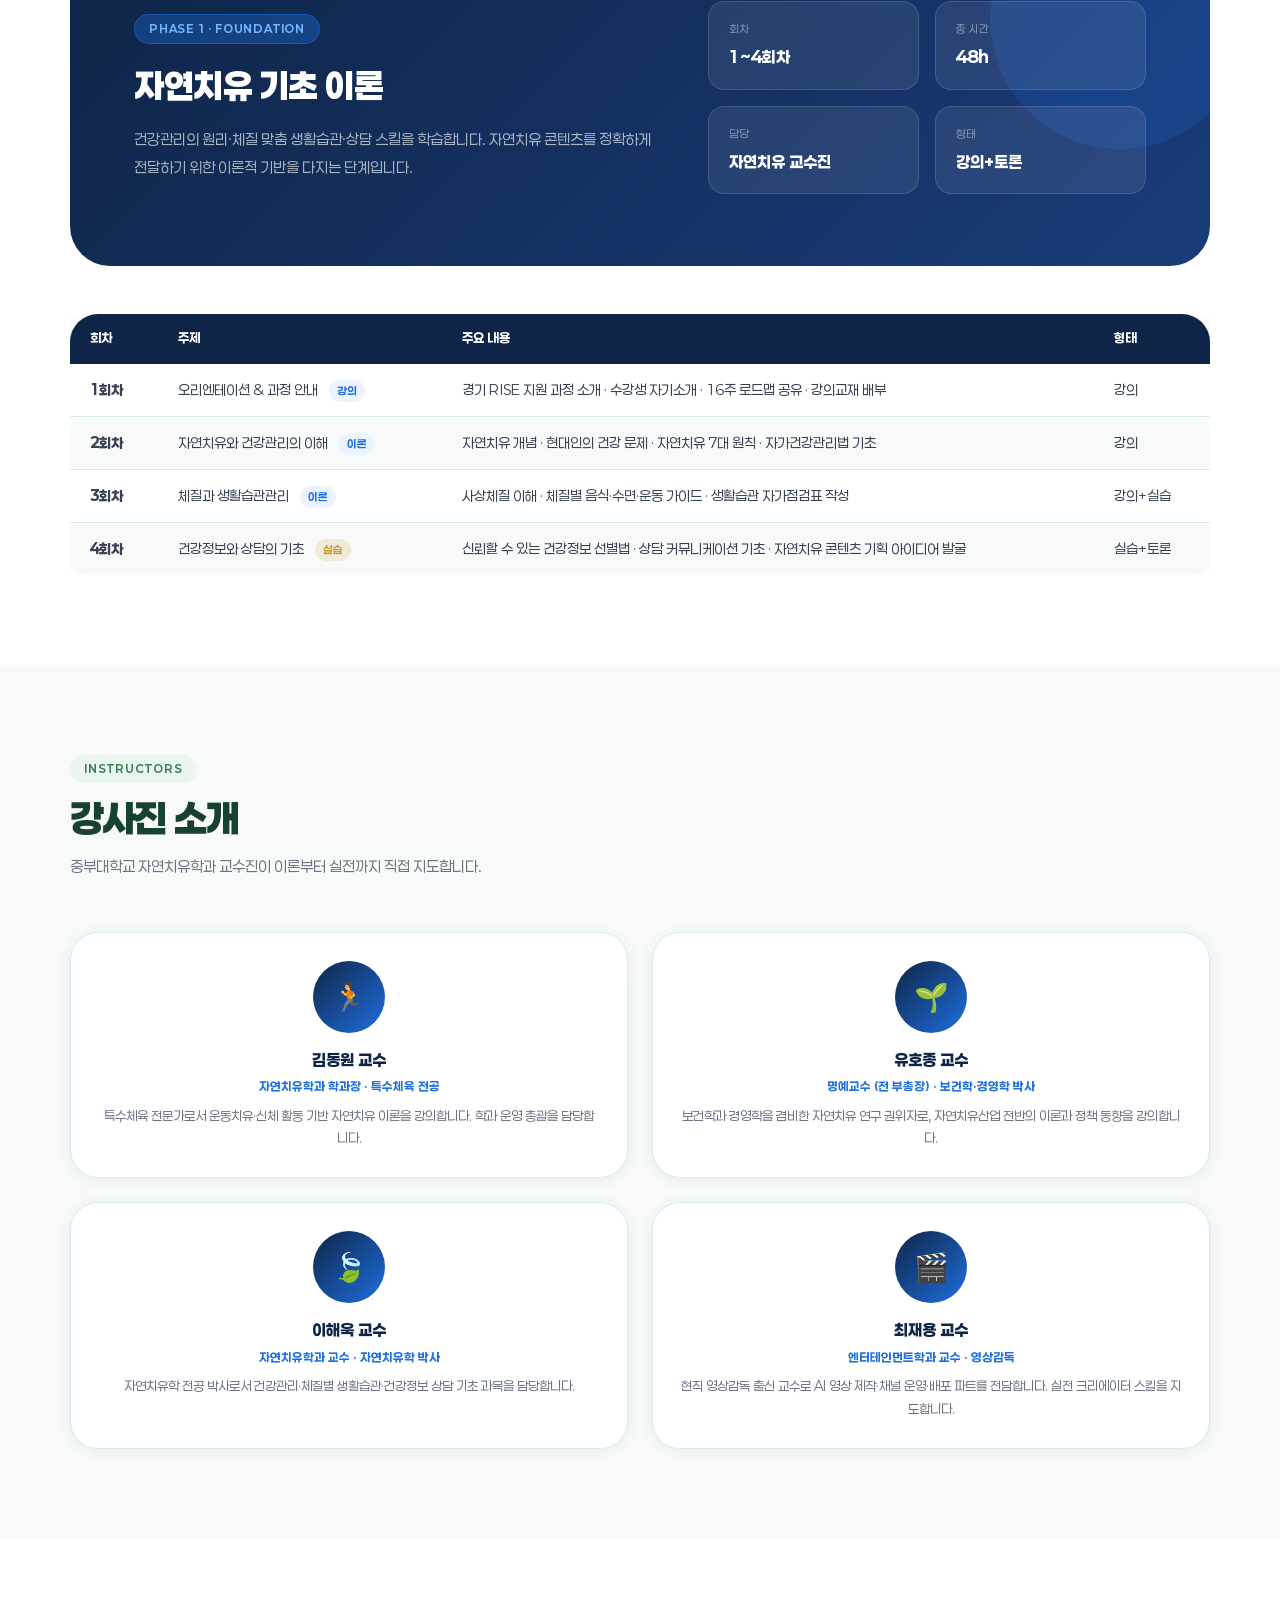
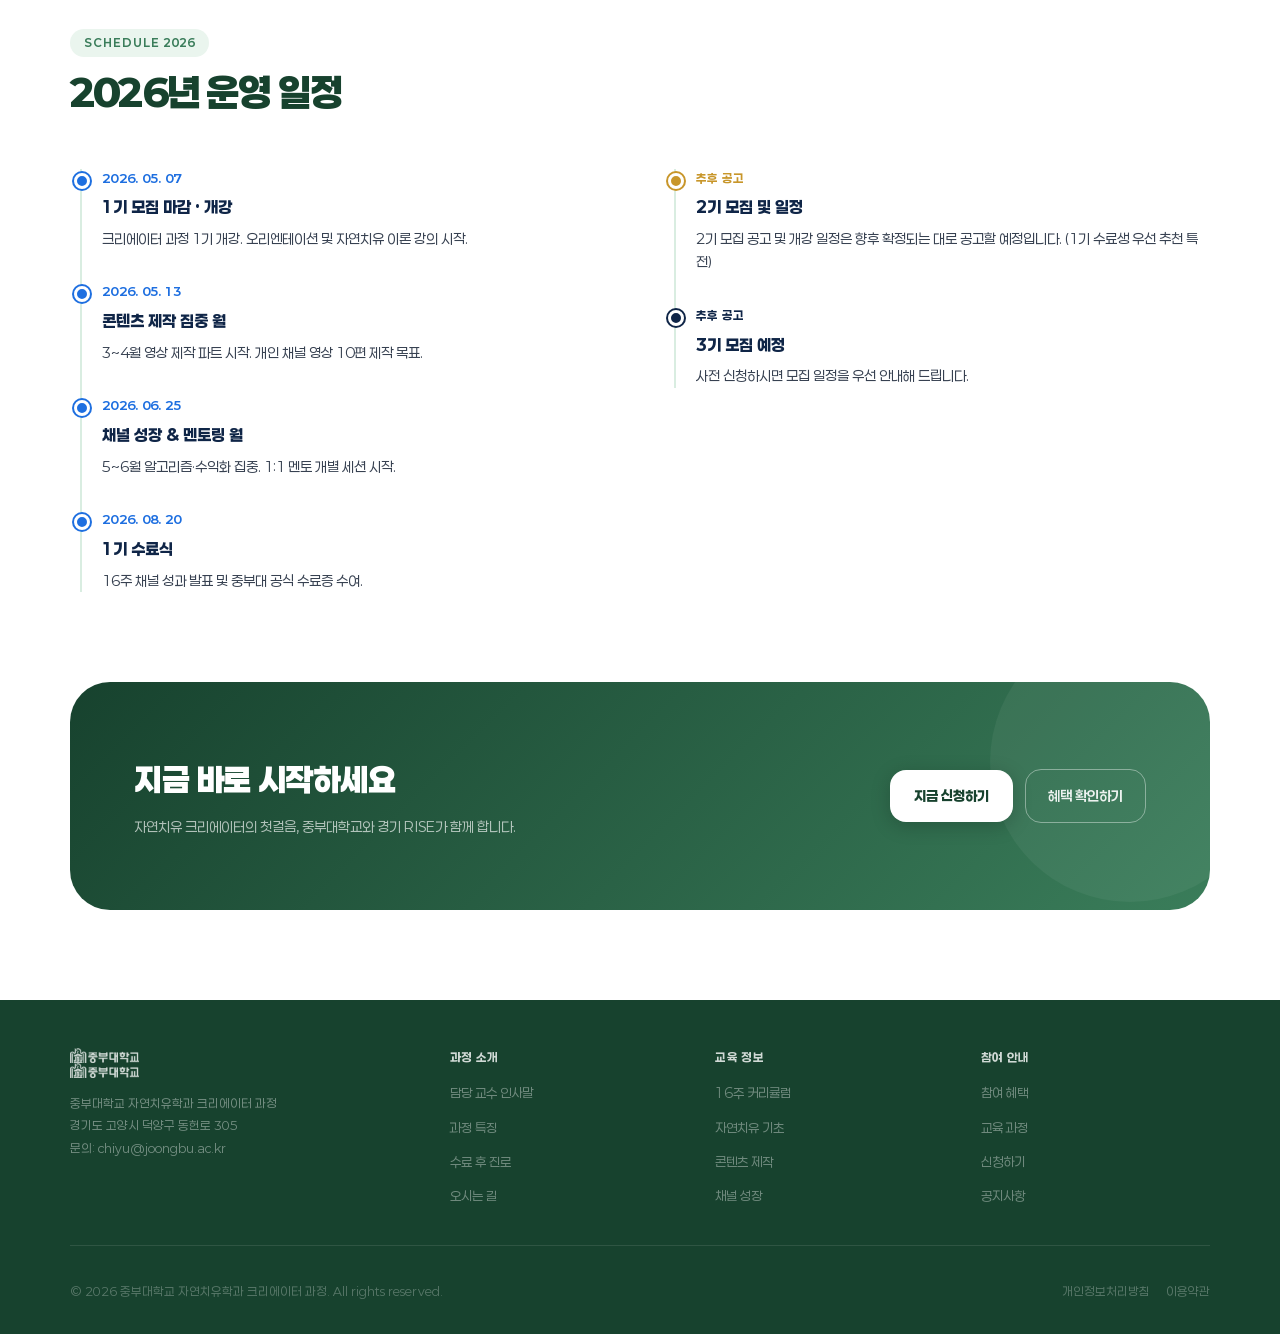
<file: curriculum.html>
<!DOCTYPE html>
<html lang="ko">
<head>
  <meta charset="UTF-8">
  <meta name="viewport" content="width=device-width, initial-scale=1.0">
  <title>교육 과정 — 자연치유학과 크리에이터 과정</title>
  <link rel="stylesheet" href="styles.css">
  <style>
    /* ── 탭 네비 ── */
    .tab-nav { display: flex; gap: 6px; border-bottom: 2px solid var(--border); margin-bottom: 40px; flex-wrap: wrap; }
    .tab-btn {
      padding: 12px 22px; border: none; background: none; cursor: pointer;
      font-size: 14px; font-weight: 700; color: var(--text-soft);
      border-radius: var(--r-sm) var(--r-sm) 0 0;
      position: relative; bottom: -2px;
      border-bottom: 2px solid transparent;
      transition: color .15s;
      font-family: 'Paperlogy', 'Noto Sans KR', sans-serif;
    }
    .tab-btn:hover { color: var(--navy); }
    .tab-btn.active { color: var(--blue); border-bottom-color: var(--blue); background: #fff; }
    .tab-panel { display: none; }
    .tab-panel.active { display: block; }

    /* ── 과정 카드 공통 ── */
    .course-hero {
      border-radius: var(--r-xl); overflow: hidden;
      background: linear-gradient(135deg, var(--navy) 0%, var(--navy-mid) 100%);
      padding: clamp(44px,6vw,72px) clamp(32px,5vw,64px);
      display: grid; grid-template-columns: 1.2fr 1fr; gap: 48px; align-items: center;
      margin-bottom: 48px; position: relative;
    }
    .course-hero::before {
      content: '';
      position: absolute; right: -40px; top: -40px;
      width: 260px; height: 260px; border-radius: 50%;
      background: rgba(30,111,224,.2);
    }
    .course-hero-text { position: relative; z-index: 1; }
    .course-hero-tag {
      display: inline-block;
      background: rgba(30,111,224,.35); border: 1px solid rgba(30,111,224,.5);
      color: #74B8FF; font-size: 11px; font-weight: 700; letter-spacing: .8px;
      text-transform: uppercase; padding: 5px 14px; border-radius: 100px;
      margin-bottom: 14px;
    }
    .course-hero h2 { font-size: clamp(22px,3.2vw,34px); font-weight: 900; color: #fff; letter-spacing: -.5px; margin-bottom: 12px; }
    .course-hero p { font-size: 15px; color: rgba(255,255,255,.65); line-height: 1.85; }
    .course-hero-meta {
      position: relative; z-index: 1;
      display: grid; grid-template-columns: 1fr 1fr; gap: 16px;
    }
    .meta-box {
      background: rgba(255,255,255,.08); border-radius: var(--r-md);
      padding: 18px 20px; border: 1px solid rgba(255,255,255,.12);
    }
    .meta-box-label { font-size: 11px; color: rgba(255,255,255,.45); margin-bottom: 6px; letter-spacing: .5px; text-transform: uppercase; }
    .meta-box-val { font-size: 16px; font-weight: 800; color: #fff; }

    /* ── 커리큘럼 테이블 ── */
    .curriculum-table { width: 100%; border-collapse: collapse; border-radius: var(--r-lg); overflow: hidden; box-shadow: var(--sh-card); }
    .curriculum-table thead { background: var(--navy); color: #fff; }
    .curriculum-table th { padding: 14px 20px; text-align: left; font-size: 13px; font-weight: 700; letter-spacing: .3px; }
    .curriculum-table td { padding: 14px 20px; font-size: 14px; color: var(--text-mid); border-bottom: 1px solid var(--border); }
    .curriculum-table tr:last-child td { border-bottom: none; }
    .curriculum-table tr:nth-child(even) td { background: var(--cream); }
    .week-num { font-weight: 800; color: var(--navy); white-space: nowrap; }
    .topic-tag {
      display: inline-block; font-size: 11px; font-weight: 700;
      padding: 2px 8px; border-radius: 100px; margin-left: 8px;
      background: var(--sky); color: var(--blue);
    }
    .topic-tag.lab { background: rgba(200,150,42,.15); color: var(--gold); }
    .topic-tag.project { background: rgba(15,37,71,.08); color: var(--navy); }

    /* ── 강사 카드 ── */
    .instructor-grid { display: grid; grid-template-columns: repeat(3,1fr); gap: 24px; }
    .instructor-card {
      border-radius: var(--r-lg); padding: 28px;
      background: #fff; border: 1px solid var(--border); box-shadow: var(--sh-card);
      text-align: center;
    }
    .instructor-avatar {
      width: 72px; height: 72px; border-radius: 50%;
      background: linear-gradient(135deg, var(--navy) 0%, var(--blue) 100%);
      margin: 0 auto 14px;
      display: flex; align-items: center; justify-content: center;
      font-size: 28px;
    }
    .instructor-card h4 { font-size: 16px; font-weight: 800; color: var(--navy); margin-bottom: 4px; }
    .instructor-card .inst-role { font-size: 12px; color: var(--blue); font-weight: 700; margin-bottom: 8px; }
    .instructor-card p { font-size: 13px; color: var(--text-soft); line-height: 1.7; }

    /* ── 일정 타임라인 ── */
    .timeline { position: relative; padding-left: 32px; }
    .timeline::before { content: ''; position: absolute; left: 10px; top: 0; bottom: 0; width: 2px; background: var(--border); }
    .timeline-item { position: relative; margin-bottom: 32px; }
    .timeline-dot {
      position: absolute; left: -28px; top: 4px;
      width: 16px; height: 16px; border-radius: 50%;
      background: var(--blue); border: 3px solid #fff;
      box-shadow: 0 0 0 2px var(--blue);
    }
    .timeline-item:last-child { margin-bottom: 0; }
    .timeline-date { font-size: 12px; font-weight: 700; color: var(--blue); margin-bottom: 6px; letter-spacing: .3px; }
    .timeline-item h4 { font-size: 16px; font-weight: 800; color: var(--navy); margin-bottom: 6px; }
    .timeline-item p { font-size: 14px; color: var(--text-mid); line-height: 1.7; }

    /* ── 과정 비교 테이블 ── */
    .compare-table { width: 100%; border-collapse: collapse; border-radius: var(--r-lg); overflow: hidden; box-shadow: var(--sh-card); }
    .compare-table th { background: var(--navy); color: #fff; padding: 16px 20px; text-align: center; font-size: 14px; font-weight: 700; }
    .compare-table th:first-child { text-align: left; background: var(--navy-mid); }
    .compare-table td { padding: 14px 20px; font-size: 14px; color: var(--text-mid); border-bottom: 1px solid var(--border); text-align: center; }
    .compare-table td:first-child { text-align: left; font-weight: 600; color: var(--navy); background: var(--cream); }
    .compare-table tr:last-child td { border-bottom: none; }
    .check { color: var(--blue); font-weight: 900; font-size: 18px; }
    .cross { color: #D1D5DB; font-size: 18px; }
    .partial { color: var(--gold); font-weight: 700; }

    @media (max-width: 900px) {
      .course-hero { grid-template-columns: 1fr; }
      .course-hero::before { display: none; }
      .instructor-grid { grid-template-columns: 1fr 1fr; }
    }
    @media (max-width: 600px) {
      .instructor-grid { grid-template-columns: 1fr; }
      .compare-table { font-size: 12px; }
      .compare-table th, .compare-table td { padding: 10px 12px; }
    }
  </style>
</head>
<body>

<!-- 탑바 -->
<div class="topbar">
  <div class="topbar-inner">
    <span>중부대학교 자연치유학과 × 경기 RISE 지원 교육과정</span>
    <div class="topbar-links">
      <a href="https://www.joongbu.ac.kr" target="_blank">중부대학교</a>
      <a href="notice.html">공지사항</a>
      <a href="signup.html">신청하기</a>
    </div>
  </div>
</div>

<!-- 헤더 -->
<header>
  <div class="header-inner">
    <a class="logo-block" href="index.html">
      <img src="images/joongbu-logo.png" alt="중부대학교 로고">
      <div class="logo-sep"></div>
      <div>
        <div class="logo-tag">2026 중부대학교 RISE 사업</div>
        <span class="logo-sub">2026 자연치유·건강컨텐츠</span>
      </div>
    </a>
    <nav id="main-nav">
      <a href="about.html">과정 소개</a>
      <a href="curriculum.html" class="active">교육 과정</a>
      <a href="benefits.html">참여 혜택</a>
      <a href="notice.html">공지사항</a>
      <a href="library.html">자료실</a>
      <a href="member.html" class="nav-member">회원홈페이지</a>
    </nav>
    <a class="btn-apply" href="signup.html">
      <svg viewBox="0 0 24 24" fill="none" stroke="currentColor" stroke-width="2.5"><path d="M20 21v-2a4 4 0 0 0-4-4H8a4 4 0 0 0-4 4v2"/><circle cx="12" cy="7" r="4"/></svg>
      수강 신청
    </a>
    <button class="nav-toggle" id="navToggle" aria-label="메뉴 열기">
      <span></span><span></span><span></span>
    </button>
  </div>
</header>

<!-- 페이지 헤더 -->
<section class="page-hero">
  <div class="page-hero-inner">
    <div class="breadcrumb">
      <a href="index.html">홈</a>
      <span class="breadcrumb-sep">›</span>
      <span>교육 과정</span>
    </div>
    <div class="page-hero-tag">Curriculum</div>
    <h1>16주 집중<br>크리에이터 양성 과정</h1>
    <p>자연치유 이론 · AI 영상 제작 · 채널 운영·배포까지 3단계로 완성하는 실전 과정입니다.</p>
  </div>
</section>

<!-- 과정 개요 비교 -->
<section class="section section-bg">
  <div class="section-inner">
    <div class="section-header fade-in">
      <div class="section-tag">Course Overview</div>
      <h2>3단계 커리큘럼 구성</h2>
      <p>자연치유 이론 → AI 영상 제작 → 채널 운영·배포 순서로 실력을 쌓습니다.</p>
    </div>
    <div class="fade-in" style="overflow-x:auto;">
      <table class="compare-table">
        <thead>
          <tr>
            <th>구분</th>
            <th>Phase 1<br>자연치유 기초</th>
            <th>Phase 2<br>AI 영상 제작</th>
            <th>Phase 3<br>채널 운영·배포</th>
          </tr>
        </thead>
        <tbody>
          <tr>
            <td>회차</td>
            <td>1~4회차</td>
            <td>5~8회차</td>
            <td>9~16회차</td>
          </tr>
          <tr>
            <td>핵심 주제</td>
            <td>자연치유 이론 · 체질 · 상담</td>
            <td>AI 도구 · Gemini API · 영상 편집</td>
            <td>YouTube API · 배포 · 상표등록</td>
          </tr>
          <tr>
            <td>주요 학습</td>
            <td>건강관리·생활습관·건강정보 상담 기초</td>
            <td>AI영상 생태계·무료소재·Vrew·CapCut</td>
            <td>자동업로드·GitHub·Vercel·브랜드 보호</td>
          </tr>
          <tr>
            <td>수업 방식</td>
            <td>강의 + 토론</td>
            <td>실습 중심</td>
            <td>프로젝트 + 발표</td>
          </tr>
          <tr>
            <td>결과물</td>
            <td><span class="check">콘텐츠 기획안 완성</span></td>
            <td><span class="check">AI 영상 10편 제작</span></td>
            <td><span class="check">채널 배포 + 상표등록 지원</span></td>
          </tr>
        </tbody>
      </table>
    </div>
  </div>
</section>

<!-- 탭 과정 상세 -->
<section class="section">
  <div class="section-inner">
    <div class="section-header fade-in">
      <div class="section-tag">Course Detail</div>
      <h2>단계별 상세 커리큘럼</h2>
    </div>

    <div class="tab-nav fade-in">
      <button class="tab-btn active" data-tab="track1">Phase 1 · 자연치유 기초</button>
      <button class="tab-btn" data-tab="track2">Phase 2 · AI 영상 제작</button>
      <button class="tab-btn" data-tab="track3">Phase 3 · 채널 운영·배포</button>
    </div>

    <!-- Track 1 -->
    <div class="tab-panel active" id="track1">
      <div class="course-hero fade-in">
        <div class="course-hero-text">
          <div class="course-hero-tag">Phase 1 · Foundation</div>
          <h2>자연치유 기초 이론</h2>
          <p>건강관리의 원리·체질 맞춤 생활습관·상담 스킬을 학습합니다. 자연치유 콘텐츠를 정확하게 전달하기 위한 이론적 기반을 다지는 단계입니다.</p>
        </div>
        <div class="course-hero-meta">
          <div class="meta-box"><div class="meta-box-label">회차</div><div class="meta-box-val">1~4회차</div></div>
          <div class="meta-box"><div class="meta-box-label">총 시간</div><div class="meta-box-val">48h</div></div>
          <div class="meta-box"><div class="meta-box-label">담당</div><div class="meta-box-val">자연치유 교수진</div></div>
          <div class="meta-box"><div class="meta-box-label">형태</div><div class="meta-box-val">강의+토론</div></div>
        </div>
      </div>
      <div style="overflow-x:auto;" class="fade-in">
        <table class="curriculum-table">
          <thead>
            <tr><th>회차</th><th>주제</th><th>주요 내용</th><th>형태</th></tr>
          </thead>
          <tbody>
            <tr>
              <td class="week-num">1회차</td>
              <td>오리엔테이션 &amp; 과정 안내 <span class="topic-tag">강의</span></td>
              <td>경기 RISE 지원 과정 소개 · 수강생 자기소개 · 16주 로드맵 공유 · 강의교재 배부</td>
              <td>강의</td>
            </tr>
            <tr>
              <td class="week-num">2회차</td>
              <td>자연치유와 건강관리의 이해 <span class="topic-tag">이론</span></td>
              <td>자연치유 개념 · 현대인의 건강 문제 · 자연치유 7대 원칙 · 자가건강관리법 기초</td>
              <td>강의</td>
            </tr>
            <tr>
              <td class="week-num">3회차</td>
              <td>체질과 생활습관관리 <span class="topic-tag">이론</span></td>
              <td>사상체질 이해 · 체질별 음식·수면·운동 가이드 · 생활습관 자가점검표 작성</td>
              <td>강의+실습</td>
            </tr>
            <tr>
              <td class="week-num">4회차</td>
              <td>건강정보와 상담의 기초 <span class="topic-tag lab">실습</span></td>
              <td>신뢰할 수 있는 건강정보 선별법 · 상담 커뮤니케이션 기초 · 자연치유 콘텐츠 기획 아이디어 발굴</td>
              <td>실습+토론</td>
            </tr>
          </tbody>
        </table>
      </div>
    </div>

    <!-- Track 2 -->
    <div class="tab-panel" id="track2">
      <div class="course-hero fade-in">
        <div class="course-hero-text">
          <div class="course-hero-tag">Phase 2 · Production</div>
          <h2>AI 영상 제작 실전</h2>
          <p>무료 AI 도구·소재·편집 앱을 활용해 자연치유 영상을 직접 만듭니다. Gemini API · Vrew · CapCut으로 누구나 영상 크리에이터가 됩니다.</p>
        </div>
        <div class="course-hero-meta">
          <div class="meta-box"><div class="meta-box-label">회차</div><div class="meta-box-val">5~8회차</div></div>
          <div class="meta-box"><div class="meta-box-label">총 시간</div><div class="meta-box-val">24h</div></div>
          <div class="meta-box"><div class="meta-box-label">목표</div><div class="meta-box-val">영상 10편</div></div>
          <div class="meta-box"><div class="meta-box-label">형태</div><div class="meta-box-val">실습 중심</div></div>
        </div>
      </div>
      <div style="overflow-x:auto;" class="fade-in">
        <table class="curriculum-table">
          <thead>
            <tr><th>회차</th><th>주제</th><th>주요 내용</th><th>형태</th></tr>
          </thead>
          <tbody>
            <tr>
              <td class="week-num">5회차</td>
              <td>AI 영상 기초용어 &amp; 무료 생태계 <span class="topic-tag">강의</span></td>
              <td>생성 AI 영상 핵심 용어 정리 · 무료 AI 영상 도구 생태계 지도 · 도구별 장단점 비교 실습</td>
              <td>강의+실습</td>
            </tr>
            <tr>
              <td class="week-num">6회차</td>
              <td>Gemini API 무료 AI 실습 <span class="topic-tag lab">실습</span></td>
              <td>Google AI Studio 계정 설정 · Gemini API 키 발급 · 자연치유 스크립트 자동 생성 실습</td>
              <td>실습</td>
            </tr>
            <tr>
              <td class="week-num">7회차</td>
              <td>무료 소재 수집 완전 정복 <span class="topic-tag lab">실습</span></td>
              <td>저작권 무료 이미지·영상·음악 출처 총정리 · Pexels·Pixabay·YouTube Audio Library 실습 · 소재 분류 체계 구축</td>
              <td>실습</td>
            </tr>
            <tr>
              <td class="week-num">8회차</td>
              <td>Vrew + CapCut AI 영상 완성 <span class="topic-tag project">실습</span></td>
              <td>Vrew AI 자막·음성합성·편집 · CapCut 숏폼 포맷 · 자연치유 영상 1편 완성 후 제출</td>
              <td>실습+발표</td>
            </tr>
          </tbody>
        </table>
      </div>
    </div>

    <!-- Track 3 -->
    <div class="tab-panel" id="track3">
      <div class="course-hero fade-in">
        <div class="course-hero-text">
          <div class="course-hero-tag">Phase 3 · Distribution</div>
          <h2>채널 운영 &amp; 배포</h2>
          <p>YouTube API로 영상을 자동 업로드하고, GitHub·Vercel로 크리에이터 사이트를 배포합니다. 상표등록 지원까지 마치고 독립 브랜드로 출발합니다.</p>
        </div>
        <div class="course-hero-meta">
          <div class="meta-box"><div class="meta-box-label">회차</div><div class="meta-box-val">9~16회차</div></div>
          <div class="meta-box"><div class="meta-box-label">총 시간</div><div class="meta-box-val">48h</div></div>
          <div class="meta-box"><div class="meta-box-label">특전</div><div class="meta-box-val">상표등록 지원</div></div>
          <div class="meta-box"><div class="meta-box-label">형태</div><div class="meta-box-val">프로젝트+발표</div></div>
        </div>
      </div>
      <div style="overflow-x:auto;" class="fade-in">
        <table class="curriculum-table">
          <thead>
            <tr><th>단계</th><th>회차</th><th>주제</th><th>주요 내용</th></tr>
          </thead>
          <tbody>
            <tr>
              <td rowspan="2" style="font-weight:800;color:var(--navy);background:var(--sky);">배포<br>자동화</td>
              <td class="week-num">9회차</td>
              <td>YouTube API 자동업로드 <span class="topic-tag lab">실습</span></td>
              <td>YouTube Data API 설정 · OAuth 인증 · Python 스크립트로 영상 자동 업로드 실습</td>
            </tr>
            <tr>
              <td class="week-num">10회차</td>
              <td>GitHub + Vercel 배포실습 <span class="topic-tag lab">실습</span></td>
              <td>GitHub 저장소 생성 · Vercel 연동 · 크리에이터 포트폴리오 사이트 1분 배포 실습</td>
            </tr>
            <tr>
              <td rowspan="2" style="font-weight:800;color:var(--navy);background:rgba(200,150,42,.08);">브랜드<br>보호</td>
              <td class="week-num">11–13회차</td>
              <td>상표등록 지원 특강 <span class="topic-tag project">특전</span></td>
              <td>채널명·브랜드명 상표 출원 절차 · 특허청 온라인 출원 실습 · 수강생 개별 상담 및 서류 작성 지원</td>
            </tr>
            <tr>
              <td class="week-num">14–15회차</td>
              <td>채널 SEO &amp; 알고리즘 전략 <span class="topic-tag">실습</span></td>
              <td>유튜브 검색 최적화 · 조회수·CTR 분석 · 커뮤니티 포스트·구독자 소통 전략</td>
            </tr>
            <tr>
              <td rowspan="1" style="font-weight:800;color:var(--navy);background:var(--sky);">최종<br>발표</td>
              <td class="week-num">16회차</td>
              <td>수료 발표 &amp; 수료식 <span class="topic-tag">최종</span></td>
              <td>16주 채널 성과(조회수·구독자·영상 수) 발표 · 채널 운영 계획 PT · 중부대 공식 수료증 수여</td>
            </tr>
          </tbody>
        </table>
      </div>
    </div>
  </div>
</section>

<!-- 강사진 -->
<section class="section section-bg">
  <div class="section-inner">
    <div class="section-header fade-in">
      <div class="section-tag">Instructors</div>
      <h2>강사진 소개</h2>
      <p>중부대학교 자연치유학과 교수진이 이론부터 실전까지 직접 지도합니다.</p>
    </div>
    <div class="instructor-grid" style="grid-template-columns:repeat(2,1fr);">
      <div class="instructor-card fade-in">
        <div class="instructor-avatar">🏃</div>
        <h4>김동원 교수</h4>
        <div class="inst-role">자연치유학과 학과장 · 특수체육 전공</div>
        <p>특수체육 전문가로서 운동치유·신체 활동 기반 자연치유 이론을 강의합니다. 학과 운영 총괄을 담당합니다.</p>
      </div>
      <div class="instructor-card fade-in">
        <div class="instructor-avatar">🌱</div>
        <h4>유호종 교수</h4>
        <div class="inst-role">명예교수 (전 부총장) · 보건학·경영학 박사</div>
        <p>보건학과 경영학을 겸비한 자연치유 연구 권위자로, 자연치유산업 전반의 이론과 정책 동향을 강의합니다.</p>
      </div>
      <div class="instructor-card fade-in">
        <div class="instructor-avatar">🍃</div>
        <h4>이해욱 교수</h4>
        <div class="inst-role">자연치유학과 교수 · 자연치유학 박사</div>
        <p>자연치유학 전공 박사로서 건강관리·체질별 생활습관·건강정보 상담 기초 과목을 담당합니다.</p>
      </div>
      <div class="instructor-card fade-in">
        <div class="instructor-avatar">🎬</div>
        <h4>최재용 교수</h4>
        <div class="inst-role">엔터테인먼트학과 교수 · 영상감독</div>
        <p>현직 영상감독 출신 교수로 AI 영상 제작·채널 운영·배포 파트를 전담합니다. 실전 크리에이터 스킬을 지도합니다.</p>
      </div>
    </div>
  </div>
</section>

<!-- 2026 운영 일정 -->
<section class="section">
  <div class="section-inner">
    <div class="section-header fade-in">
      <div class="section-tag">Schedule 2026</div>
      <h2>2026년 운영 일정</h2>
    </div>
    <div style="display:grid;grid-template-columns:1fr 1fr;gap:48px;align-items:start;">
      <div class="fade-in">
        <div class="timeline">
          <div class="timeline-item">
            <div class="timeline-dot"></div>
            <div class="timeline-date">2026. 05. 07</div>
            <h4>1기 모집 마감 · 개강</h4>
            <p>크리에이터 과정 1기 개강. 오리엔테이션 및 자연치유 이론 강의 시작.</p>
          </div>
          <div class="timeline-item">
            <div class="timeline-dot"></div>
            <div class="timeline-date">2026. 05. 13</div>
            <h4>콘텐츠 제작 집중 월</h4>
            <p>3~4월 영상 제작 파트 시작. 개인 채널 영상 10편 제작 목표.</p>
          </div>
          <div class="timeline-item">
            <div class="timeline-dot"></div>
            <div class="timeline-date">2026. 06. 25</div>
            <h4>채널 성장 &amp; 멘토링 월</h4>
            <p>5~6월 알고리즘·수익화 집중. 1:1 멘토 개별 세션 시작.</p>
          </div>
          <div class="timeline-item">
            <div class="timeline-dot"></div>
            <div class="timeline-date">2026. 08. 20</div>
            <h4>1기 수료식</h4>
            <p>16주 채널 성과 발표 및 중부대 공식 수료증 수여.</p>
          </div>
        </div>
      </div>
      <div class="fade-in">
        <div class="timeline">
          <div class="timeline-item">
            <div class="timeline-dot" style="background:var(--gold);box-shadow:0 0 0 2px var(--gold);"></div>
            <div class="timeline-date" style="color:var(--gold);">추후 공고</div>
            <h4>2기 모집 및 일정</h4>
            <p>2기 모집 공고 및 개강 일정은 향후 확정되는 대로 공고할 예정입니다. (1기 수료생 우선 추천 특전)</p>
          </div>
          <div class="timeline-item">
            <div class="timeline-dot" style="background:var(--navy);box-shadow:0 0 0 2px var(--navy);"></div>
            <div class="timeline-date" style="color:var(--navy);">추후 공고</div>
            <h4>3기 모집 예정</h4>
            <p>사전 신청하시면 모집 일정을 우선 안내해 드립니다.</p>
          </div>
        </div>
      </div>
    </div>
  </div>
</section>

<!-- CTA -->
<section class="section" style="padding-top:0;">
  <div class="section-inner">
    <div class="apply-banner fade-in">
      <div class="apply-text">
        <h2>지금 바로 시작하세요</h2>
        <p>자연치유 크리에이터의 첫걸음, 중부대학교와 경기 RISE가 함께 합니다.</p>
      </div>
      <div class="apply-btns">
        <a href="signup.html" class="apply-btn-white">지금 신청하기</a>
        <a href="benefits.html" class="apply-btn-ghost">혜택 확인하기</a>
      </div>
    </div>
  </div>
</section>

<!-- 푸터 -->
<footer>
  <div class="footer-inner">
    <div class="footer-top">
      <div class="footer-brand">
        <img src="images/joongbu-logo.png" alt="중부대학교" style="height:30px;width:auto;filter:brightness(0) invert(1);opacity:.8;margin-bottom:14px;display:block;">
        <p>중부대학교 자연치유학과 크리에이터 과정<br>경기도 고양시 덕양구 동헌로 305<br>문의: chiyu@joongbu.ac.kr</p>
      </div>
      <div class="footer-col">
        <h4>과정 소개</h4>
        <ul>
          <li><a href="about.html#greeting">담당 교수 인사말</a></li>
          <li><a href="about.html#intro">과정 특징</a></li>
          <li><a href="about.html#org">수료 후 진로</a></li>
          <li><a href="about.html#map">오시는 길</a></li>
        </ul>
      </div>
      <div class="footer-col">
        <h4>교육 정보</h4>
        <ul>
          <li><a href="curriculum.html">16주 커리큘럼</a></li>
          <li><a href="curriculum.html#track1">자연치유 기초</a></li>
          <li><a href="curriculum.html#track2">콘텐츠 제작</a></li>
          <li><a href="curriculum.html#track3">채널 성장</a></li>
        </ul>
      </div>
      <div class="footer-col">
        <h4>참여 안내</h4>
        <ul>
          <li><a href="benefits.html">참여 혜택</a></li>
          <li><a href="curriculum.html">교육 과정</a></li>
          <li><a href="signup.html">신청하기</a></li>
          <li><a href="notice.html">공지사항</a></li>
        </ul>
      </div>
    </div>
    <div class="footer-bottom">
      <span>© 2026 중부대학교 자연치유학과 크리에이터 과정. All rights reserved.</span>
      <div class="footer-bottom-links">
        <a href="#">개인정보처리방침</a>
        <a href="#">이용약관</a>
      </div>
    </div>
  </div>
</footer>

<script>
  // 모바일 네비게이션
  const navToggle = document.getElementById('navToggle');
  navToggle.addEventListener('click', () => document.getElementById('main-nav').classList.toggle('open'));

  // 페이드인
  const observer = new IntersectionObserver((entries) => {
    entries.forEach(e => { if (e.isIntersecting) { e.target.classList.add('visible'); observer.unobserve(e.target); } });
  }, { threshold: 0.1 });
  document.querySelectorAll('.fade-in').forEach(el => observer.observe(el));

  // 탭 전환
  document.querySelectorAll('.tab-btn').forEach(btn => {
    btn.addEventListener('click', () => {
      document.querySelectorAll('.tab-btn').forEach(b => b.classList.remove('active'));
      document.querySelectorAll('.tab-panel').forEach(p => p.classList.remove('active'));
      btn.classList.add('active');
      document.getElementById(btn.dataset.tab).classList.add('active');
    });
  });
</script>
</body>
</html>
</file>
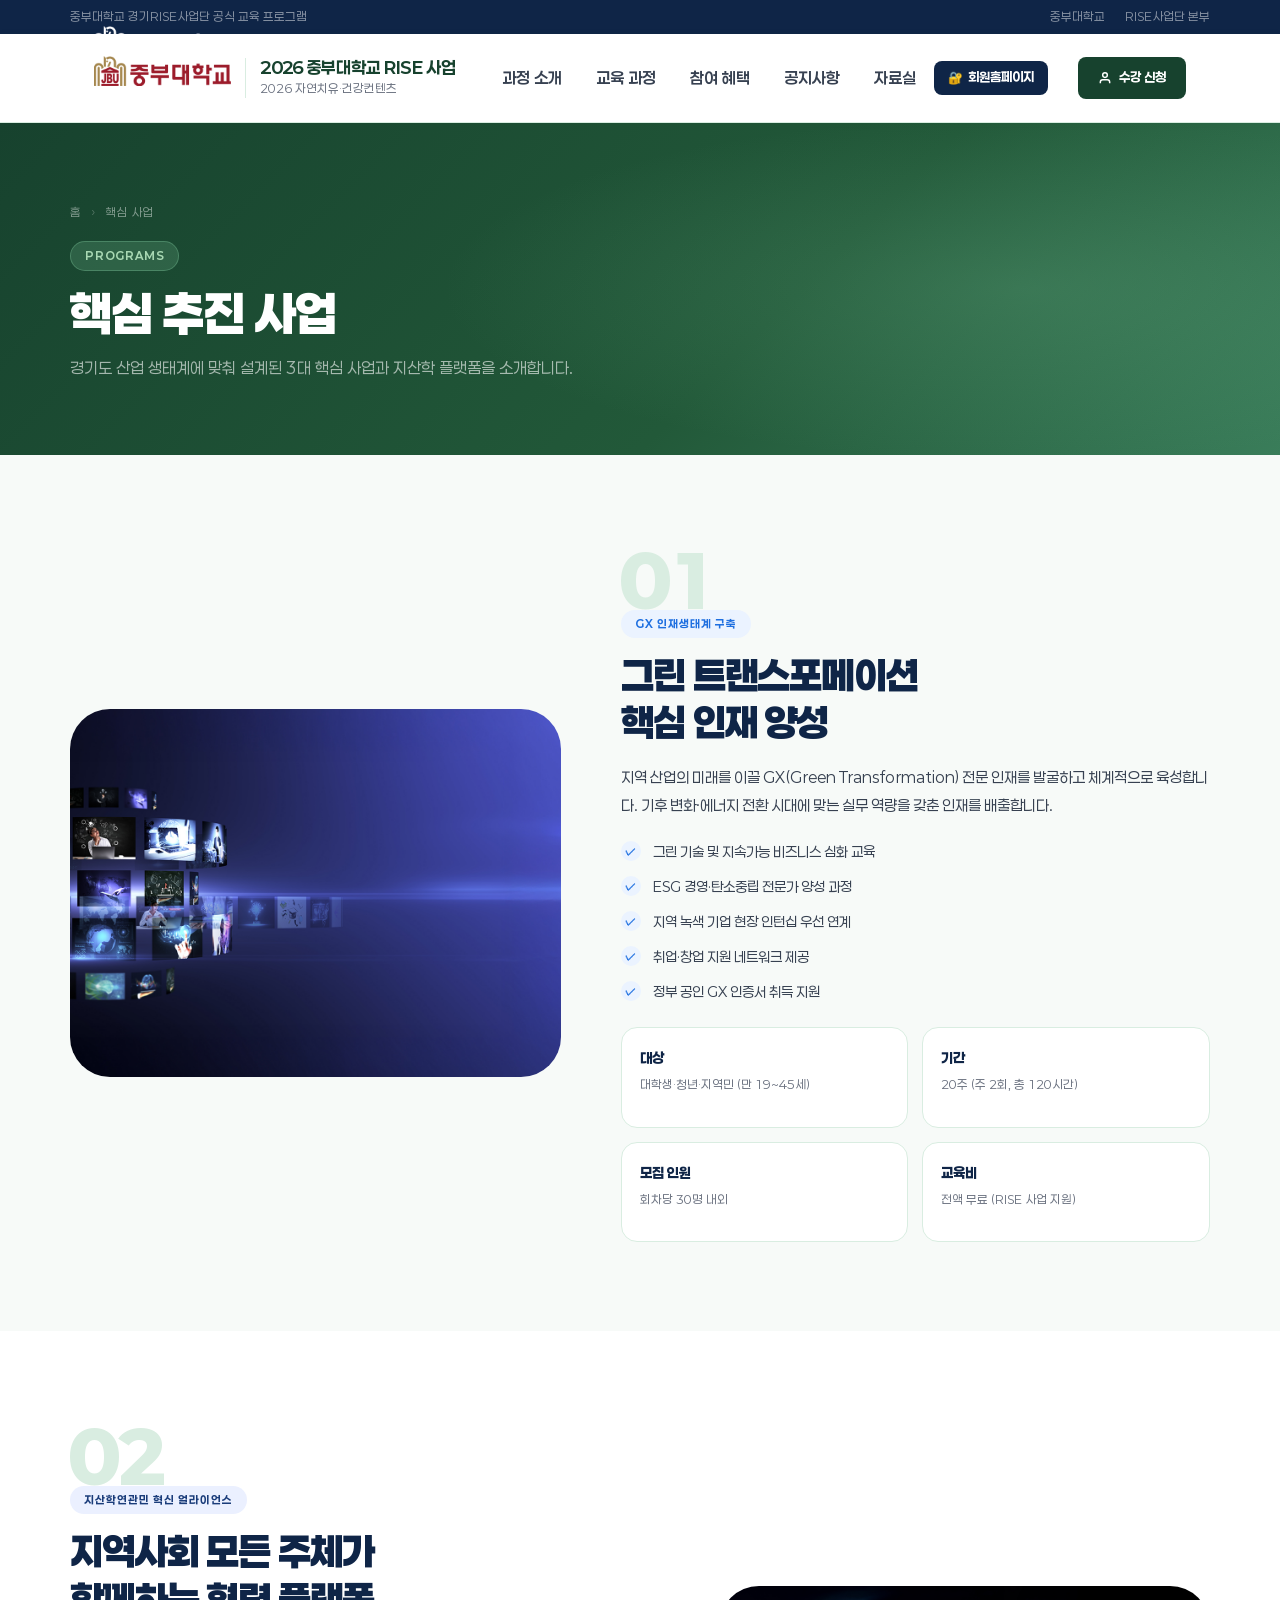
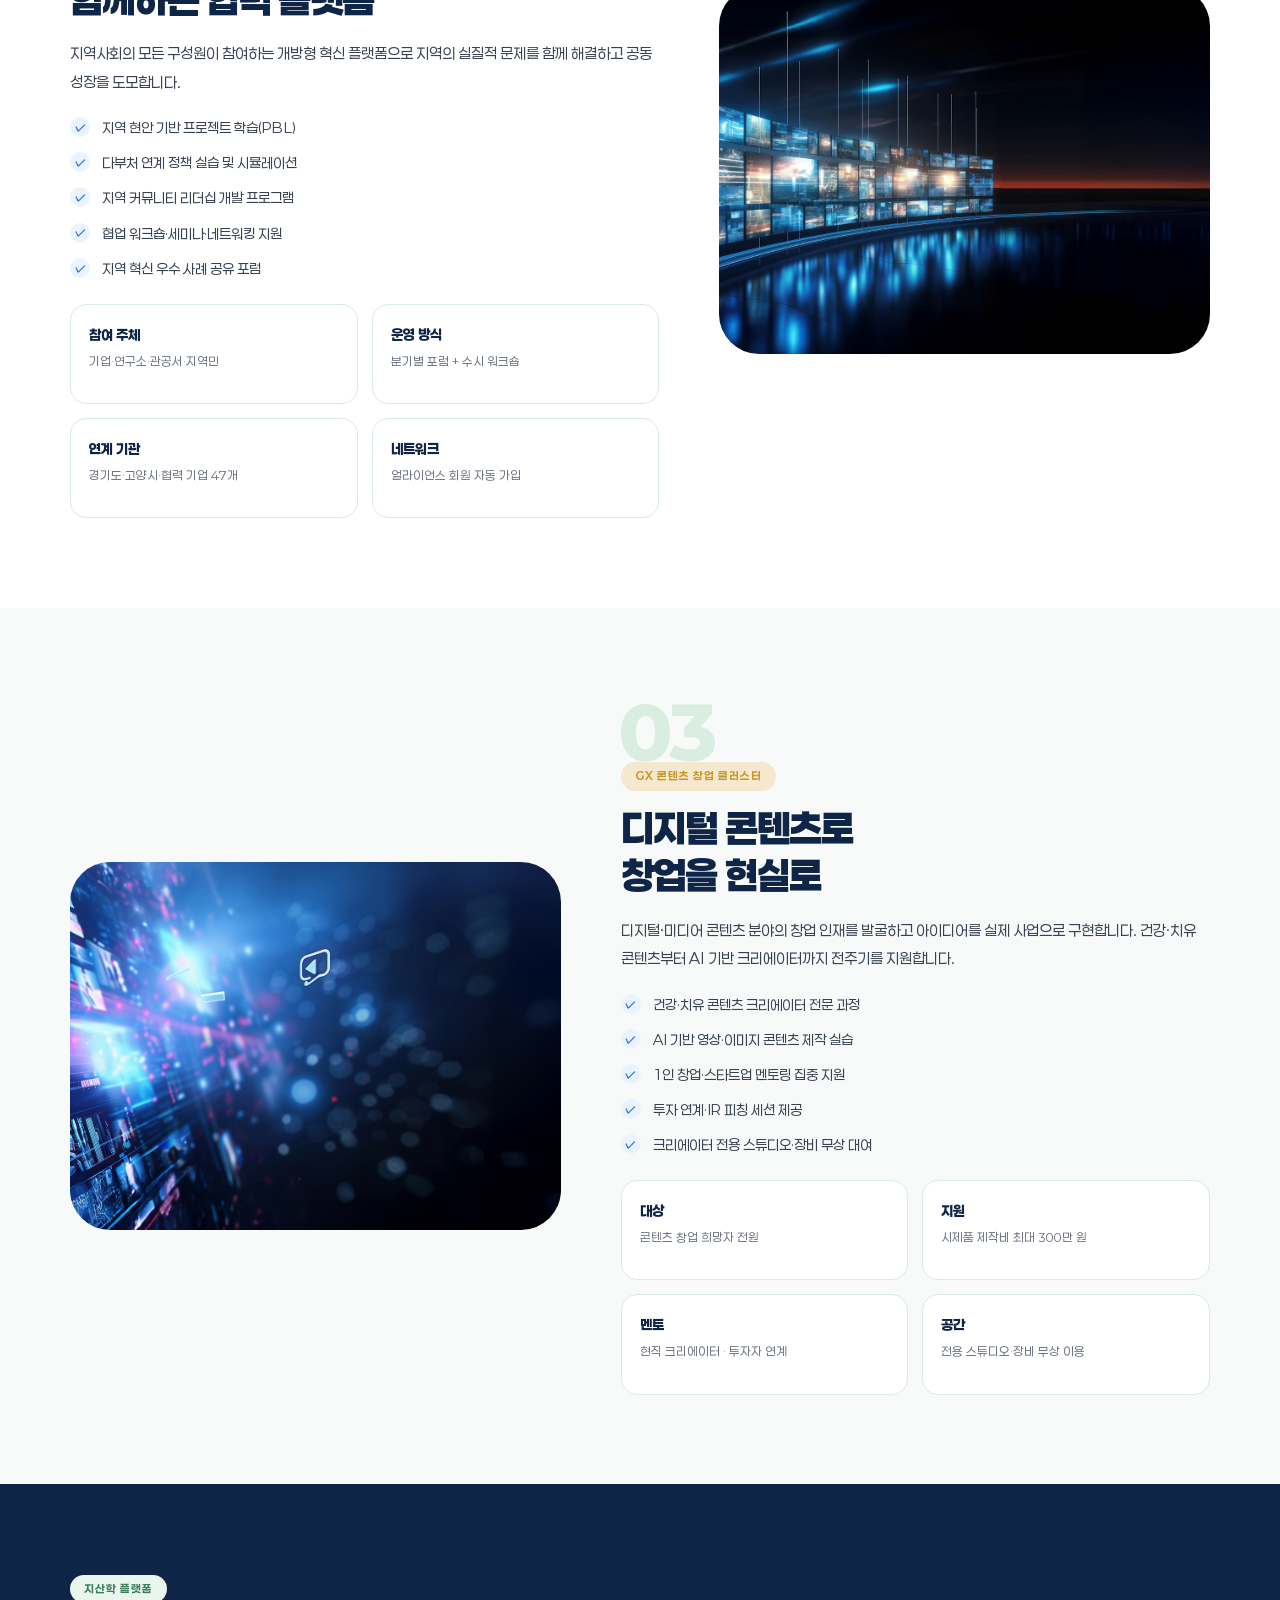
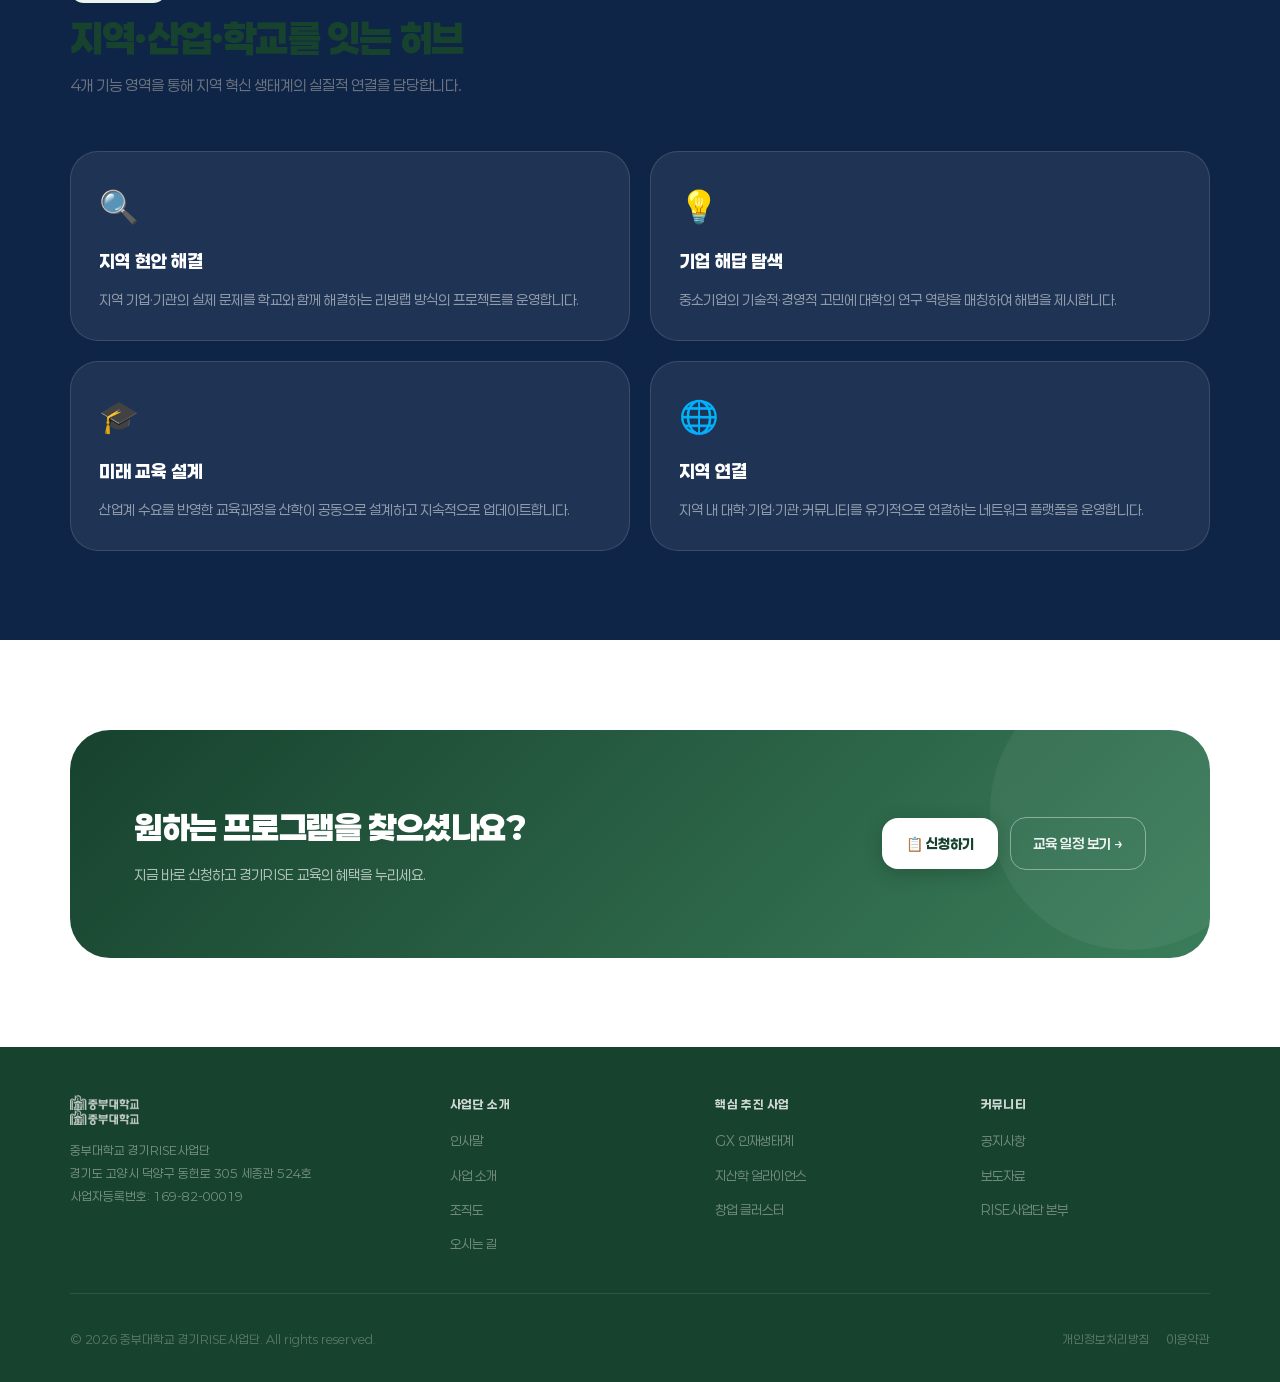
<file: programs.html>
<!DOCTYPE html>
<html lang="ko">
<head>
  <meta charset="UTF-8">
  <meta name="viewport" content="width=device-width, initial-scale=1.0">
  <title>핵심 사업 — 경기RISE사업단</title>
  <link rel="stylesheet" href="styles.css">
  <style>
    .prog-hero-img {
      width: 100%; height: 320px; object-fit: cover;
      border-radius: var(--r-xl); margin-bottom: 28px;
    }
    .prog-section { padding: var(--section-gap) 24px; }
    .prog-section:nth-child(even) { background: var(--cream); }
    .prog-layout { display: grid; grid-template-columns: 1fr 1.2fr; gap: 60px; align-items: center; }
    .prog-layout.reverse { direction: rtl; }
    .prog-layout.reverse > * { direction: ltr; }
    .prog-img { border-radius: var(--r-xl); overflow: hidden; aspect-ratio: 4/3; }
    .prog-img img { width: 100%; height: 100%; object-fit: cover; }
    .prog-img-placeholder {
      width: 100%; height: 100%; border-radius: var(--r-xl);
      background: linear-gradient(135deg, var(--navy) 0%, var(--navy-mid) 100%);
      display: flex; align-items: center; justify-content: center;
      font-size: 80px;
    }
    .prog-num { font-size: 72px; font-weight: 900; color: var(--border); line-height: 1; margin-bottom: -8px; }
    .prog-info-tag { font-size: 11px; font-weight: 700; letter-spacing: 1px; text-transform: uppercase; color: var(--blue); background: var(--sky); padding: 5px 14px; border-radius: 100px; display: inline-block; margin-bottom: 14px; }
    .prog-info h2 { font-size: clamp(24px,3.5vw,38px); font-weight: 900; color: var(--navy); letter-spacing: -.8px; margin-bottom: 16px; line-height: 1.25; }
    .prog-info p { font-size: 15px; color: var(--text-mid); line-height: 1.9; margin-bottom: 14px; }
    .prog-detail-list { list-style: none; display: flex; flex-direction: column; gap: 12px; margin-top: 20px; }
    .prog-detail-list li { display: flex; align-items: flex-start; gap: 12px; font-size: 14px; color: var(--text-mid); }
    .prog-detail-list li::before { content: '✓'; width: 20px; height: 20px; background: var(--sky); color: var(--blue); border-radius: 50%; display: flex; align-items: center; justify-content: center; font-size: 11px; font-weight: 900; flex-shrink: 0; margin-top: 1px; }
    .prog-sub-cards { display: grid; grid-template-columns: repeat(2,1fr); gap: 14px; margin-top: 24px; }
    .prog-sub-card { background: #fff; border: 1px solid var(--border); border-radius: var(--r-md); padding: 18px; }
    .prog-sub-card h4 { font-size: 14px; font-weight: 800; color: var(--navy); margin-bottom: 6px; }
    .prog-sub-card p { font-size: 12px; color: var(--text-soft); line-height: 1.6; }
    .prog-info-tag.navy { background: #EBF0FF; color: var(--navy-mid); }
    .prog-info-tag.gold { background: var(--gold-light); color: var(--gold); }

    .platform-section { background: var(--navy); padding: var(--section-gap) 24px; }
    .platform-grid { display: grid; grid-template-columns: repeat(2,1fr); gap: 20px; }
    .platform-card { background: rgba(255,255,255,.07); border: 1px solid rgba(255,255,255,.12); border-radius: var(--r-lg); padding: 28px; transition: background .2s; }
    .platform-card:hover { background: rgba(255,255,255,.11); }
    .platform-card-icon { font-size: 32px; margin-bottom: 14px; }
    .platform-card h3 { font-size: 18px; font-weight: 800; color: #fff; margin-bottom: 10px; }
    .platform-card p { font-size: 14px; color: rgba(255,255,255,.5); line-height: 1.8; }

    @media (max-width: 900px) {
      .prog-layout, .prog-layout.reverse { grid-template-columns: 1fr; direction: ltr; }
      .prog-img { aspect-ratio: 16/9; }
      .prog-sub-cards { grid-template-columns: 1fr; }
      .platform-grid { grid-template-columns: 1fr; }
    }
  </style>
</head>
<body>
<div class="topbar">
  <div class="topbar-inner">
    <span>중부대학교 경기RISE사업단 공식 교육 프로그램</span>
    <div class="topbar-links"><a href="https://www.joongbu.ac.kr" target="_blank">중부대학교</a><a href="https://jbrise.com" target="_blank">RISE사업단 본부</a></div>
  </div>
</div>
<header>
  <div class="header-inner">
    <a class="logo-block" href="index.html">
      <img src="images/joongbu-logo.png" alt="중부대학교 로고">
      <div class="logo-sep"></div>
      <div>
        <div class="logo-tag">2026 중부대학교 RISE 사업</div>
        <span class="logo-sub">2026 자연치유·건강컨텐츠</span>
      </div>
    </a>
    <nav id="main-nav">
      <a href="about.html">과정 소개</a>
      <a href="curriculum.html">교육 과정</a>
      <a href="benefits.html">참여 혜택</a>
      <a href="notice.html">공지사항</a>
      <a href="library.html">자료실</a>
      <a href="member.html" class="nav-member">회원홈페이지</a>
    </nav>
    <a href="signup.html" class="btn-apply">
      <svg viewBox="0 0 24 24" fill="none" stroke="currentColor" stroke-width="2.5"><path d="M20 21v-2a4 4 0 0 0-4-4H8a4 4 0 0 0-4 4v2"/><circle cx="12" cy="7" r="4"/></svg>
      수강 신청
    </a>
    <button class="nav-toggle" id="nav-toggle" aria-label="메뉴 열기"><span></span><span></span><span></span></button>
  </div>
</header>

<div class="page-hero">
  <div class="page-hero-inner">
    <div class="breadcrumb"><a href="index.html">홈</a><span class="breadcrumb-sep">›</span><span>핵심 사업</span></div>
    <div class="page-hero-tag">Programs</div>
    <h1>핵심 추진 사업</h1>
    <p>경기도 산업 생태계에 맞춰 설계된 3대 핵심 사업과 지산학 플랫폼을 소개합니다.</p>
  </div>
</div>

<!-- 사업 01 -->
<section class="prog-section" id="gx">
  <div class="section-inner">
    <div class="prog-layout">
      <div class="prog-img">
        <img src="images/rise_hero1.jpg" alt="GX 인재생태계 구축">
      </div>
      <div class="prog-info">
        <div class="prog-num">01</div>
        <div class="prog-info-tag">GX 인재생태계 구축</div>
        <h2>그린 트랜스포메이션<br>핵심 인재 양성</h2>
        <p>지역 산업의 미래를 이끌 GX(Green Transformation) 전문 인재를 발굴하고 체계적으로 육성합니다. 기후 변화·에너지 전환 시대에 맞는 실무 역량을 갖춘 인재를 배출합니다.</p>
        <ul class="prog-detail-list">
          <li>그린 기술 및 지속가능 비즈니스 심화 교육</li>
          <li>ESG 경영·탄소중립 전문가 양성 과정</li>
          <li>지역 녹색 기업 현장 인턴십 우선 연계</li>
          <li>취업·창업 지원 네트워크 제공</li>
          <li>정부 공인 GX 인증서 취득 지원</li>
        </ul>
        <div class="prog-sub-cards">
          <div class="prog-sub-card"><h4>대상</h4><p>대학생·청년·지역민 (만 19~45세)</p></div>
          <div class="prog-sub-card"><h4>기간</h4><p>20주 (주 2회, 총 120시간)</p></div>
          <div class="prog-sub-card"><h4>모집 인원</h4><p>회차당 30명 내외</p></div>
          <div class="prog-sub-card"><h4>교육비</h4><p>전액 무료 (RISE 사업 지원)</p></div>
        </div>
      </div>
    </div>
  </div>
</section>

<!-- 사업 02 -->
<section class="prog-section" id="alliance">
  <div class="section-inner">
    <div class="prog-layout reverse">
      <div class="prog-img">
        <img src="images/rise_hero2.jpg" alt="지산학연관민 혁신 얼라이언스">
      </div>
      <div class="prog-info">
        <div class="prog-num">02</div>
        <div class="prog-info-tag navy">지산학연관민 혁신 얼라이언스</div>
        <h2>지역사회 모든 주체가<br>함께하는 협력 플랫폼</h2>
        <p>지역사회의 모든 구성원이 참여하는 개방형 혁신 플랫폼으로 지역의 실질적 문제를 함께 해결하고 공동 성장을 도모합니다.</p>
        <ul class="prog-detail-list">
          <li>지역 현안 기반 프로젝트 학습(PBL)</li>
          <li>다부처 연계 정책 실습 및 시뮬레이션</li>
          <li>지역 커뮤니티 리더십 개발 프로그램</li>
          <li>협업 워크숍·세미나·네트워킹 지원</li>
          <li>지역 혁신 우수 사례 공유 포럼</li>
        </ul>
        <div class="prog-sub-cards">
          <div class="prog-sub-card"><h4>참여 주체</h4><p>기업·연구소·관공서·지역민</p></div>
          <div class="prog-sub-card"><h4>운영 방식</h4><p>분기별 포럼 + 수시 워크숍</p></div>
          <div class="prog-sub-card"><h4>연계 기관</h4><p>경기도·고양시·협력 기업 47개</p></div>
          <div class="prog-sub-card"><h4>네트워크</h4><p>얼라이언스 회원 자동 가입</p></div>
        </div>
      </div>
    </div>
  </div>
</section>

<!-- 사업 03 -->
<section class="prog-section" id="cluster">
  <div class="section-inner">
    <div class="prog-layout">
      <div class="prog-img">
        <img src="images/rise_hero3.jpg" alt="GX 콘텐츠 창업 클러스터">
      </div>
      <div class="prog-info">
        <div class="prog-num">03</div>
        <div class="prog-info-tag gold">GX 콘텐츠 창업 클러스터</div>
        <h2>디지털 콘텐츠로<br>창업을 현실로</h2>
        <p>디지털·미디어 콘텐츠 분야의 창업 인재를 발굴하고 아이디어를 실제 사업으로 구현합니다. 건강·치유 콘텐츠부터 AI 기반 크리에이터까지 전주기를 지원합니다.</p>
        <ul class="prog-detail-list">
          <li>건강·치유 콘텐츠 크리에이터 전문 과정</li>
          <li>AI 기반 영상·이미지 콘텐츠 제작 실습</li>
          <li>1인 창업·스타트업 멘토링 집중 지원</li>
          <li>투자 연계·IR 피칭 세션 제공</li>
          <li>크리에이터 전용 스튜디오·장비 무상 대여</li>
        </ul>
        <div class="prog-sub-cards">
          <div class="prog-sub-card"><h4>대상</h4><p>콘텐츠 창업 희망자 전원</p></div>
          <div class="prog-sub-card"><h4>지원</h4><p>시제품 제작비 최대 300만 원</p></div>
          <div class="prog-sub-card"><h4>멘토</h4><p>현직 크리에이터 · 투자자 연계</p></div>
          <div class="prog-sub-card"><h4>공간</h4><p>전용 스튜디오·장비 무상 이용</p></div>
        </div>
      </div>
    </div>
  </div>
</section>

<!-- 지산학 플랫폼 -->
<section class="platform-section" id="platform">
  <div class="section-inner">
    <div class="section-header">
      <div class="section-tag">지산학 플랫폼</div>
      <h2>지역·산업·학교를 잇는 허브</h2>
      <p>4개 기능 영역을 통해 지역 혁신 생태계의 실질적 연결을 담당합니다.</p>
    </div>
    <div class="platform-grid">
      <div class="platform-card fade-in"><div class="platform-card-icon">🔍</div><h3>지역 현안 해결</h3><p>지역 기업·기관의 실제 문제를 학교와 함께 해결하는 리빙랩 방식의 프로젝트를 운영합니다.</p></div>
      <div class="platform-card fade-in"><div class="platform-card-icon">💡</div><h3>기업 해답 탐색</h3><p>중소기업의 기술적·경영적 고민에 대학의 연구 역량을 매칭하여 해법을 제시합니다.</p></div>
      <div class="platform-card fade-in"><div class="platform-card-icon">🎓</div><h3>미래 교육 설계</h3><p>산업계 수요를 반영한 교육과정을 산학이 공동으로 설계하고 지속적으로 업데이트합니다.</p></div>
      <div class="platform-card fade-in"><div class="platform-card-icon">🌐</div><h3>지역 연결</h3><p>지역 내 대학·기업·기관·커뮤니티를 유기적으로 연결하는 네트워크 플랫폼을 운영합니다.</p></div>
    </div>
  </div>
</section>

<section class="section">
  <div class="section-inner">
    <div class="apply-banner">
      <div class="apply-text"><h2>원하는 프로그램을 찾으셨나요?</h2><p>지금 바로 신청하고 경기RISE 교육의 혜택을 누리세요.</p></div>
      <div class="apply-btns"><a href="signup.html" class="apply-btn-white">📋 신청하기</a><a href="curriculum.html" class="apply-btn-ghost">교육 일정 보기 →</a></div>
    </div>
  </div>
</section>

<footer>
  <div class="footer-inner">
    <div class="footer-top">
      <div class="footer-brand"><img src="images/joongbu-logo.png" alt="중부대학교"><p>중부대학교 경기RISE사업단<br>경기도 고양시 덕양구 동헌로 305 세종관 524호<br>사업자등록번호: 169-82-00019</p></div>
      <div class="footer-col"><h4>사업단 소개</h4><ul><li><a href="about.html">인사말</a></li><li><a href="about.html#intro">사업 소개</a></li><li><a href="about.html#org">조직도</a></li><li><a href="about.html#map">오시는 길</a></li></ul></div>
      <div class="footer-col"><h4>핵심 추진 사업</h4><ul><li><a href="programs.html">GX 인재생태계</a></li><li><a href="programs.html#alliance">지산학 얼라이언스</a></li><li><a href="programs.html#cluster">창업 클러스터</a></li></ul></div>
      <div class="footer-col"><h4>커뮤니티</h4><ul><li><a href="notice.html">공지사항</a></li><li><a href="notice.html#news">보도자료</a></li><li><a href="https://jbrise.com" target="_blank">RISE사업단 본부</a></li></ul></div>
    </div>
    <div class="footer-bottom"><span>© 2026 중부대학교 경기RISE사업단. All rights reserved.</span><div class="footer-bottom-links"><a href="#">개인정보처리방침</a><a href="#">이용약관</a></div></div>
  </div>
</footer>
<script>
const fadeObs = new IntersectionObserver(entries => {
  entries.forEach(e => { if (e.isIntersecting) { e.target.classList.add('visible'); fadeObs.unobserve(e.target); } });
}, { threshold: .1 });
document.querySelectorAll('.fade-in').forEach(el => fadeObs.observe(el));
</script>
</body>
</html>
</file>
<file: styles.css>
/* ── Paperlogy 폰트 ── */
@font-face { font-family: 'Paperlogy'; src: url('fonts/Paperlogy-9Black.woff2') format('woff2'); font-weight: 900; font-style: normal; font-display: swap; }
@font-face { font-family: 'Paperlogy'; src: url('fonts/Paperlogy-8ExtraBold.woff2') format('woff2'); font-weight: 800; font-style: normal; font-display: swap; }
@font-face { font-family: 'Paperlogy'; src: url('fonts/Paperlogy-7Bold.woff2') format('woff2'); font-weight: 700; font-style: normal; font-display: swap; }
@font-face { font-family: 'Paperlogy'; src: url('fonts/Paperlogy-6SemiBold.woff2') format('woff2'); font-weight: 600; font-style: normal; font-display: swap; }
@font-face { font-family: 'Paperlogy'; src: url('fonts/Paperlogy-5Medium.woff2') format('woff2'); font-weight: 500; font-style: normal; font-display: swap; }
@font-face { font-family: 'Paperlogy'; src: url('fonts/Paperlogy-4Regular.woff2') format('woff2'); font-weight: 400; font-style: normal; font-display: swap; }
@font-face { font-family: 'Paperlogy'; src: url('fonts/Paperlogy-3Light.woff2') format('woff2'); font-weight: 300; font-style: normal; font-display: swap; }

/* ── CSS 변수 ── */
:root {
  /* 자연치유 그린 팔레트 */
  --forest:       #17422E;
  --forest-mid:   #225939;
  --sage:         #3A7D5A;
  --sage-light:   #6BAF87;
  --mint:         #EAF5EE;
  --mint-deep:    #D1EBD9;

  /* RISE 네이비 (기관·배지용) */
  --navy:         #0F2547;
  --navy-mid:     #1A3C7A;
  --blue:         #1E6FE0;
  --sky:          #EBF3FF;

  /* 공통 */
  --gold:         #C8962A;
  --gold-light:   #F5E8CE;
  --white:        #FFFFFF;
  --cream:        #F7FAF8;
  --border:       #D9EDE1;
  --text:         #111827;
  --text-mid:     #374151;
  --text-soft:    #6B7280;

  --r-sm:  8px;
  --r-md:  16px;
  --r-lg:  28px;
  --r-xl:  40px;

  --sh-card:  0 2px 16px rgba(23,66,46,.08);
  --sh-hover: 0 12px 40px rgba(23,66,46,.16);

  --max-w: 1140px;
  --section-gap: clamp(56px, 7vw, 100px);
}

/* ── 리셋 ── */
*, *::before, *::after { box-sizing: border-box; margin: 0; padding: 0; }
html { scroll-behavior: smooth; }
body {
  font-family: 'Paperlogy', 'Noto Sans KR', 'Apple SD Gothic Neo', sans-serif;
  background: var(--white);
  color: var(--text);
  line-height: 1.65;
  -webkit-font-smoothing: antialiased;
}

/* ── 탑바 ── */
.topbar {
  background: var(--navy);
  padding: 7px 24px;
  font-size: 12px;
  color: rgba(255,255,255,.5);
}
.topbar-inner {
  max-width: var(--max-w);
  margin: 0 auto;
  display: flex;
  align-items: center;
  justify-content: space-between;
}
.topbar-badge {
  display: inline-flex;
  align-items: center;
  gap: 6px;
  background: rgba(30,111,224,.25);
  border: 1px solid rgba(30,111,224,.4);
  color: #74B8FF;
  font-size: 11px;
  font-weight: 700;
  letter-spacing: .5px;
  padding: 3px 12px;
  border-radius: 100px;
}
.topbar-links { display: flex; gap: 20px; }
.topbar a { color: rgba(255,255,255,.5); text-decoration: none; }
.topbar a:hover { color: #fff; }

/* ── 헤더 ── */
header {
  background: #fff;
  border-bottom: 1px solid var(--border);
  position: sticky;
  top: 0;
  z-index: 200;
  box-shadow: 0 1px 8px rgba(23,66,46,.06);
}
.header-inner {
  max-width: var(--max-w);
  margin: 0 auto;
  padding: 0 24px;
  display: flex;
  align-items: center;
  justify-content: space-between;
  height: 88px;
  gap: 24px;
  position: relative;
}
.logo-block {
  display: flex; align-items: center; gap: 14px; text-decoration: none; flex-shrink: 0;
}
.logo-block img { height: 60px; width: auto; display: block; transform: translateY(-22px); }
.logo-sep { width: 1px; height: 40px; background: var(--border); }
.logo-sub { font-size: 12px; font-weight: 400; color: var(--text-soft); margin-top: 2px; display: block; }
.logo-tag { font-size: 17px; font-weight: 700; color: var(--forest); letter-spacing: -.3px; line-height: 1.2; }

/* ── 네비게이션 ── */
nav { display: flex; align-items: center; gap: 2px; }
nav a {
  padding: 8px 16px;
  font-size: 16px; font-weight: 600;
  color: var(--text-mid);
  text-decoration: none;
  border-radius: var(--r-sm);
  transition: background .15s, color .15s;
  white-space: nowrap;
  position: relative;
}
nav a:hover { background: var(--mint); color: var(--forest); }
nav a.active { color: var(--sage); background: var(--mint); }
nav a.active::after {
  content: '';
  position: absolute;
  bottom: 0; left: 14px; right: 14px;
  height: 2px;
  background: var(--sage);
  border-radius: 2px;
}

/* ── 공통 버튼 ── */
.btn-apply {
  display: inline-flex; align-items: center; gap: 7px;
  background: var(--forest); color: #fff;
  padding: 10px 20px;
  border-radius: var(--r-sm);
  font-size: 13px; font-weight: 700;
  text-decoration: none;
  flex-shrink: 0;
  transition: background .15s, transform .15s;
}
.btn-apply:hover { background: var(--forest-mid); transform: translateY(-1px); }
.btn-apply svg { width: 14px; height: 14px; }

.nav-member {
  display: inline-flex; align-items: center; gap: 5px;
  background: var(--navy); color: #fff !important;
  padding: 6px 14px; border-radius: var(--r-sm);
  font-size: 13px; font-weight: 700;
  text-decoration: none;
  transition: background .15s;
}
.nav-member::before { content: '🔐'; font-size: 12px; }
.nav-member:hover { background: #0a1c38; }

/* ── 회원 포털 패널 ── */
.member-portal-grid {
  display: grid;
  grid-template-columns: repeat(4, 1fr);
  gap: 20px;
}
.mp-card {
  background: #fff;
  border-radius: var(--r-lg);
  border: 1px solid var(--border);
  padding: 28px 24px 24px;
  display: flex; flex-direction: column; gap: 10px;
  transition: box-shadow .2s, transform .2s;
}
.mp-card:hover { box-shadow: 0 8px 32px rgba(23,66,46,.1); transform: translateY(-3px); }
.mp-icon {
  width: 52px; height: 52px; border-radius: var(--r-md);
  display: flex; align-items: center; justify-content: center;
  flex-shrink: 0; margin-bottom: 4px;
}
.mp-card h4 { font-size: 16px; font-weight: 800; color: var(--text); letter-spacing: -.3px; }
.mp-card p { font-size: 13.5px; color: var(--text-soft); line-height: 1.7; }
.mp-login-btn {
  display: inline-flex; align-items: center; gap: 8px;
  background: var(--navy); color: #fff;
  padding: 15px 36px; border-radius: var(--r-md);
  font-size: 16px; font-weight: 800; letter-spacing: -.2px;
  text-decoration: none;
  box-shadow: 0 4px 20px rgba(15,37,71,.25);
  transition: background .15s, transform .15s, box-shadow .15s;
}
.mp-login-btn:hover { background: #0a1c38; transform: translateY(-2px); box-shadow: 0 8px 28px rgba(15,37,71,.35); }
@media (max-width: 900px) { .member-portal-grid { grid-template-columns: repeat(2, 1fr); } }
@media (max-width: 520px) { .member-portal-grid { grid-template-columns: 1fr; } }

.nav-toggle { display: none; border: none; background: none; cursor: pointer; padding: 8px; }
.nav-toggle span { display: block; width: 22px; height: 2px; background: var(--text); margin: 5px 0; border-radius: 2px; transition: all .2s; }

/* ── 페이지 히어로 (서브페이지 공통) ── */
.page-hero {
  background: linear-gradient(135deg, var(--forest) 0%, var(--forest-mid) 60%, var(--sage) 100%);
  padding: clamp(48px, 7vw, 80px) 24px clamp(40px, 6vw, 72px);
  position: relative;
  overflow: hidden;
}
.page-hero::before {
  content: '';
  position: absolute; inset: 0;
  background: radial-gradient(ellipse 70% 80% at 80% 50%, rgba(107,175,135,.25) 0%, transparent 65%);
  pointer-events: none;
}
.page-hero-inner { max-width: var(--max-w); margin: 0 auto; position: relative; z-index: 1; }
.breadcrumb {
  display: flex; align-items: center; gap: 8px;
  font-size: 12px; color: rgba(255,255,255,.45);
  margin-bottom: 18px;
}
.breadcrumb a { color: rgba(255,255,255,.45); text-decoration: none; }
.breadcrumb a:hover { color: rgba(255,255,255,.8); }
.breadcrumb-sep { color: rgba(255,255,255,.25); }
.page-hero-tag {
  display: inline-block;
  background: rgba(107,175,135,.25);
  border: 1px solid rgba(107,175,135,.45);
  color: #A8D8B3;
  font-size: 11px; font-weight: 700; letter-spacing: .8px;
  text-transform: uppercase;
  padding: 5px 14px; border-radius: 100px;
  margin-bottom: 14px;
}
.page-hero h1 { font-size: clamp(28px,4vw,48px); font-weight: 900; color: #fff; letter-spacing: -1px; line-height: 1.2; margin-bottom: 12px; }
.page-hero p { font-size: 16px; color: rgba(255,255,255,.6); max-width: 540px; line-height: 1.8; }

/* ── 섹션 공통 ── */
.section { padding: var(--section-gap) 24px; }
.section-bg { background: var(--cream); }
.section-dark { background: var(--forest); }
.section-inner { max-width: var(--max-w); margin: 0 auto; }
.section-header { margin-bottom: clamp(32px, 5vw, 52px); }
.section-tag {
  display: inline-block;
  font-size: 11px; font-weight: 700; letter-spacing: 1px;
  text-transform: uppercase; color: var(--sage);
  background: var(--mint); border-radius: 100px;
  padding: 5px 14px; margin-bottom: 12px;
}
.section-dark .section-tag { background: rgba(107,175,135,.2); color: #A8D8B3; }
.section-header h2 { font-size: clamp(24px,3.5vw,38px); font-weight: 900; color: var(--forest); letter-spacing: -.8px; line-height: 1.25; }
.section-dark .section-header h2 { color: #fff; }
.section-header p { font-size: 15px; color: var(--text-soft); margin-top: 10px; max-width: 520px; line-height: 1.8; }
.section-dark .section-header p { color: rgba(255,255,255,.5); }

/* ── 통계 바 ── */
.stat-bar { background: var(--forest-mid); }
.stat-bar-inner {
  max-width: var(--max-w); margin: 0 auto; padding: 0 24px;
  display: grid; grid-template-columns: repeat(4,1fr);
}
.stat-item { padding: 26px 20px; text-align: center; border-right: 1px solid rgba(255,255,255,.1); }
.stat-item:last-child { border-right: none; }
.stat-num { font-size: clamp(26px,3.5vw,38px); font-weight: 900; color: #fff; line-height: 1; letter-spacing: -1px; }
.stat-num span { color: #A8D8B3; }
.stat-label { font-size: 12px; color: rgba(255,255,255,.5); margin-top: 5px; }

/* ── 신청 CTA 배너 ── */
.apply-banner {
  background: linear-gradient(135deg, var(--forest) 0%, var(--sage) 100%);
  border-radius: var(--r-xl);
  padding: clamp(44px,6vw,72px) clamp(32px,5vw,64px);
  display: flex; align-items: center; justify-content: space-between; gap: 28px;
  position: relative; overflow: hidden;
}
.apply-banner::before { content: ''; position: absolute; right: -60px; top: -60px; width: 280px; height: 280px; border-radius: 50%; background: rgba(255,255,255,.05); }
.apply-text { position: relative; z-index: 1; }
.apply-text h2 { font-size: clamp(20px,3vw,32px); font-weight: 900; color: #fff; letter-spacing: -.4px; margin-bottom: 8px; }
.apply-text p { font-size: 14px; color: rgba(255,255,255,.65); }
.apply-btns { display: flex; gap: 12px; align-items: center; flex-shrink: 0; position: relative; z-index: 1; flex-wrap: wrap; }
.apply-btn-white { display: inline-flex; align-items: center; gap: 8px; background: #fff; color: var(--forest); padding: 14px 24px; border-radius: var(--r-md); font-size: 14px; font-weight: 800; text-decoration: none; box-shadow: 0 4px 20px rgba(0,0,0,.2); transition: transform .15s, box-shadow .15s; }
.apply-btn-white:hover { transform: translateY(-2px); box-shadow: 0 8px 32px rgba(0,0,0,.25); }
.apply-btn-ghost { display: inline-flex; align-items: center; gap: 8px; border: 1.5px solid rgba(255,255,255,.4); color: rgba(255,255,255,.9); padding: 14px 22px; border-radius: var(--r-md); font-size: 14px; font-weight: 600; text-decoration: none; transition: border-color .15s, background .15s; }
.apply-btn-ghost:hover { border-color: #fff; background: rgba(255,255,255,.1); }

/* ── 푸터 ── */
footer { background: var(--forest); padding: 48px 24px 32px; }
.footer-inner { max-width: var(--max-w); margin: 0 auto; }
.footer-top { display: grid; grid-template-columns: 1.5fr 1fr 1fr 1fr; gap: 36px; margin-bottom: 36px; padding-bottom: 36px; border-bottom: 1px solid rgba(255,255,255,.1); }
.footer-brand img { height: 30px; width: auto; filter: brightness(0) invert(1); opacity: .75; margin-bottom: 14px; display: block; }
.footer-brand p { font-size: 12px; color: rgba(255,255,255,.4); line-height: 1.9; }
.footer-col h4 { font-size: 12px; font-weight: 700; color: rgba(255,255,255,.8); margin-bottom: 12px; letter-spacing: .3px; }
.footer-col ul { list-style: none; display: flex; flex-direction: column; gap: 8px; }
.footer-col ul li a { font-size: 13px; color: rgba(255,255,255,.38); text-decoration: none; transition: color .15s; }
.footer-col ul li a:hover { color: rgba(255,255,255,.85); }
.footer-bottom { display: flex; align-items: center; justify-content: space-between; font-size: 12px; color: rgba(255,255,255,.28); flex-wrap: wrap; gap: 8px; }
.footer-bottom-links { display: flex; gap: 16px; }
.footer-bottom-links a { color: rgba(255,255,255,.28); text-decoration: none; }
.footer-bottom-links a:hover { color: rgba(255,255,255,.7); }

/* ── 페이드인 ── */
.fade-in { opacity: 0; transform: translateY(20px); transition: opacity .5s ease, transform .5s ease; }
.fade-in.visible { opacity: 1; transform: translateY(0); }

/* ── 반응형 ── */
@media (max-width: 900px) {
  .footer-top { grid-template-columns: 1fr 1fr; }
  .stat-bar-inner { grid-template-columns: repeat(2,1fr); }
  .stat-item { border-right: none; border-bottom: 1px solid rgba(255,255,255,.1); }
  .apply-banner { flex-direction: column; text-align: center; }
  .apply-btns { justify-content: center; }
}
@media (max-width: 600px) {
  nav { display: none; }
  nav.open {
    display: flex; flex-direction: column;
    position: fixed; top: 0; right: 0; bottom: 0; left: 0;
    background: var(--forest); z-index: 999;
    padding: 80px 32px 40px; gap: 4px;
  }
  nav.open a { font-size: 18px; color: rgba(255,255,255,.85); padding: 14px 0; border-radius: 0; border-bottom: 1px solid rgba(255,255,255,.1); }
  nav.open a.active { color: #A8D8B3; background: none; }
  nav.open a.active::after { display: none; }
  .nav-toggle { display: block; }
  .footer-top { grid-template-columns: 1fr; }
  .stat-bar-inner { grid-template-columns: repeat(2,1fr); }
}
</file>
